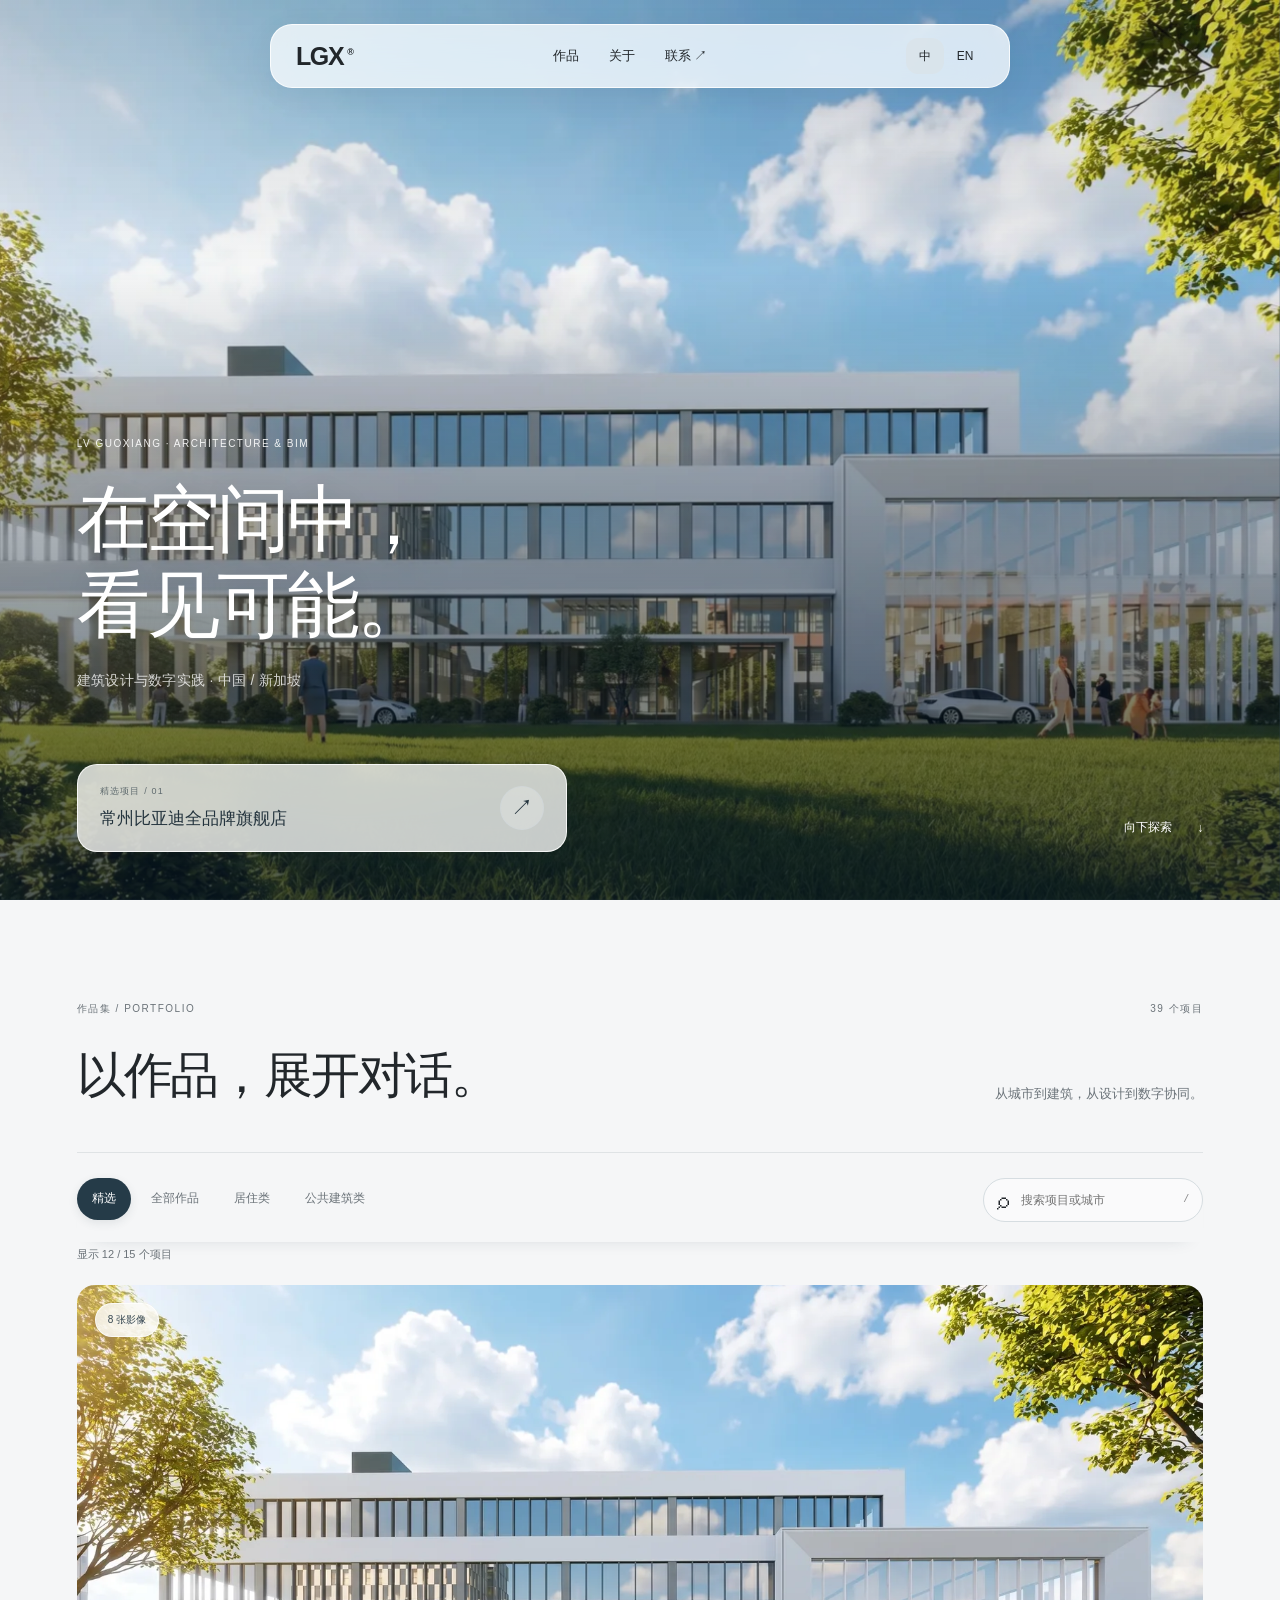
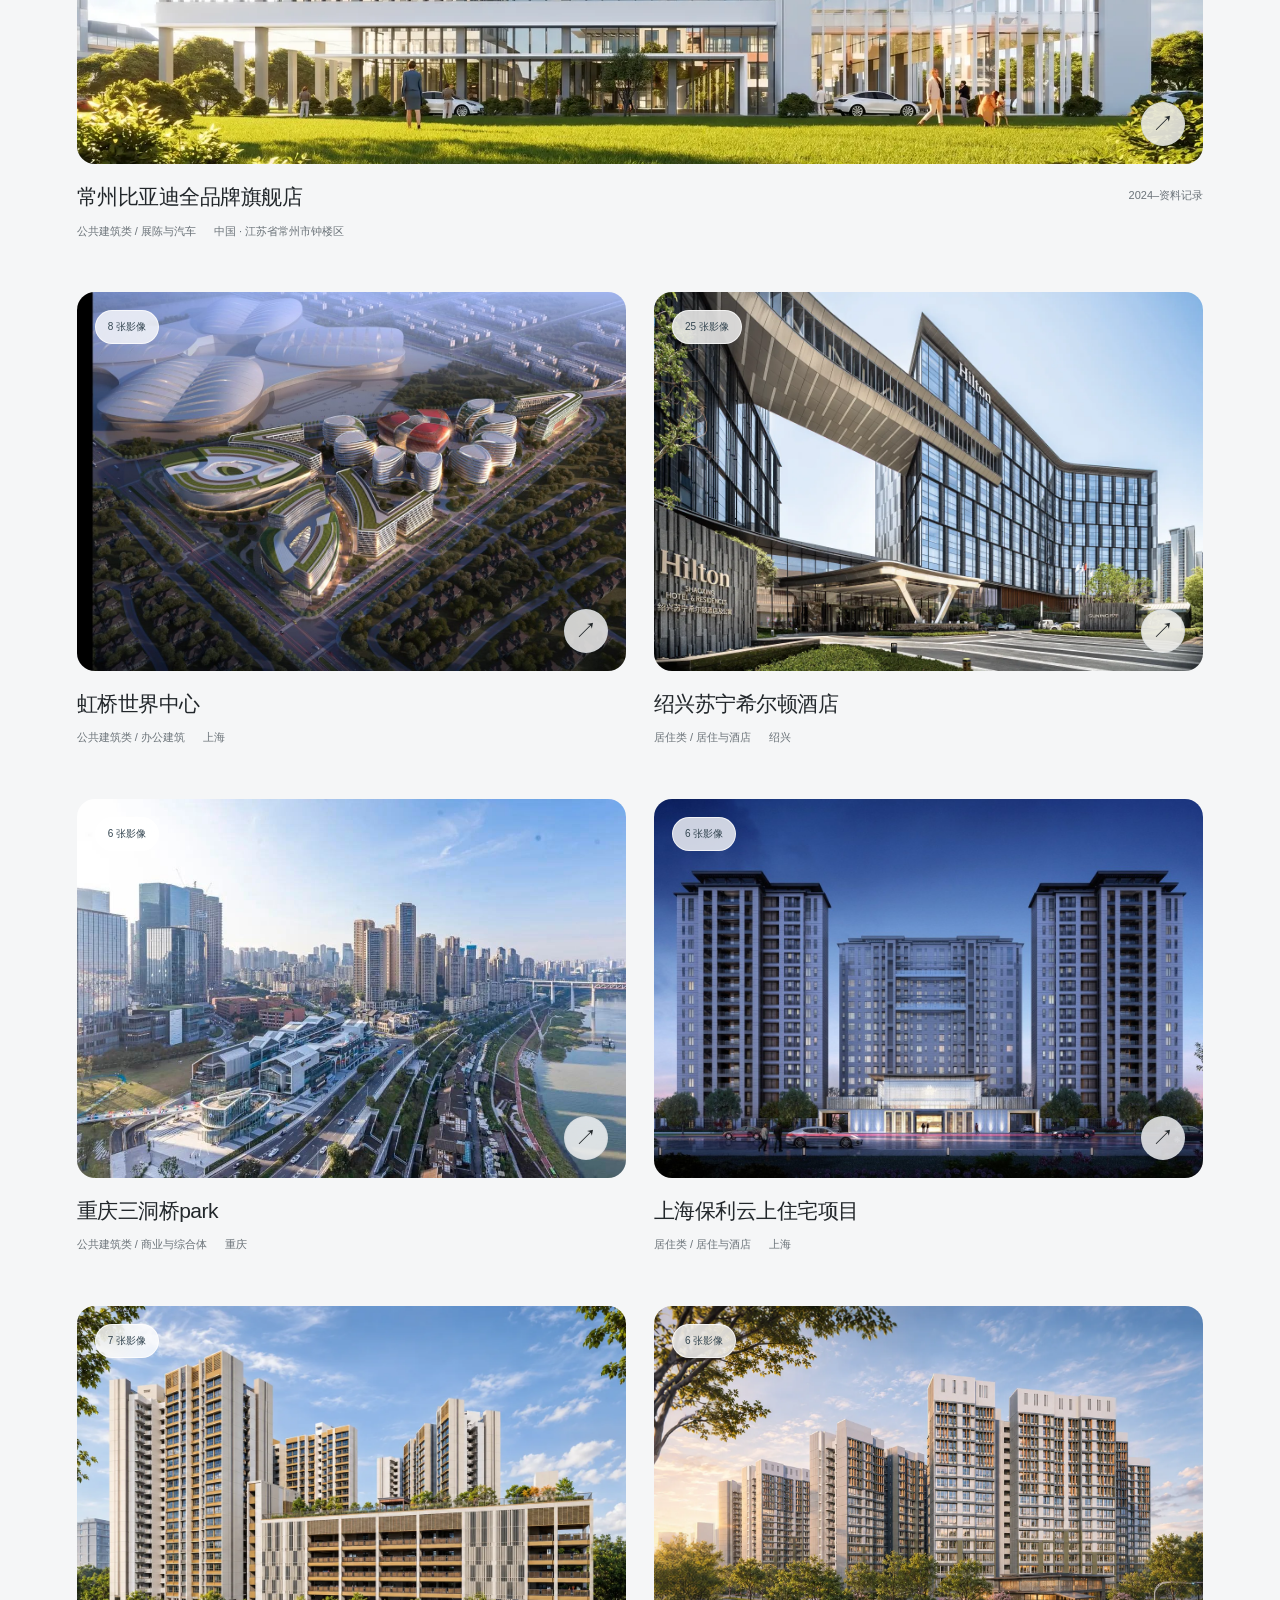
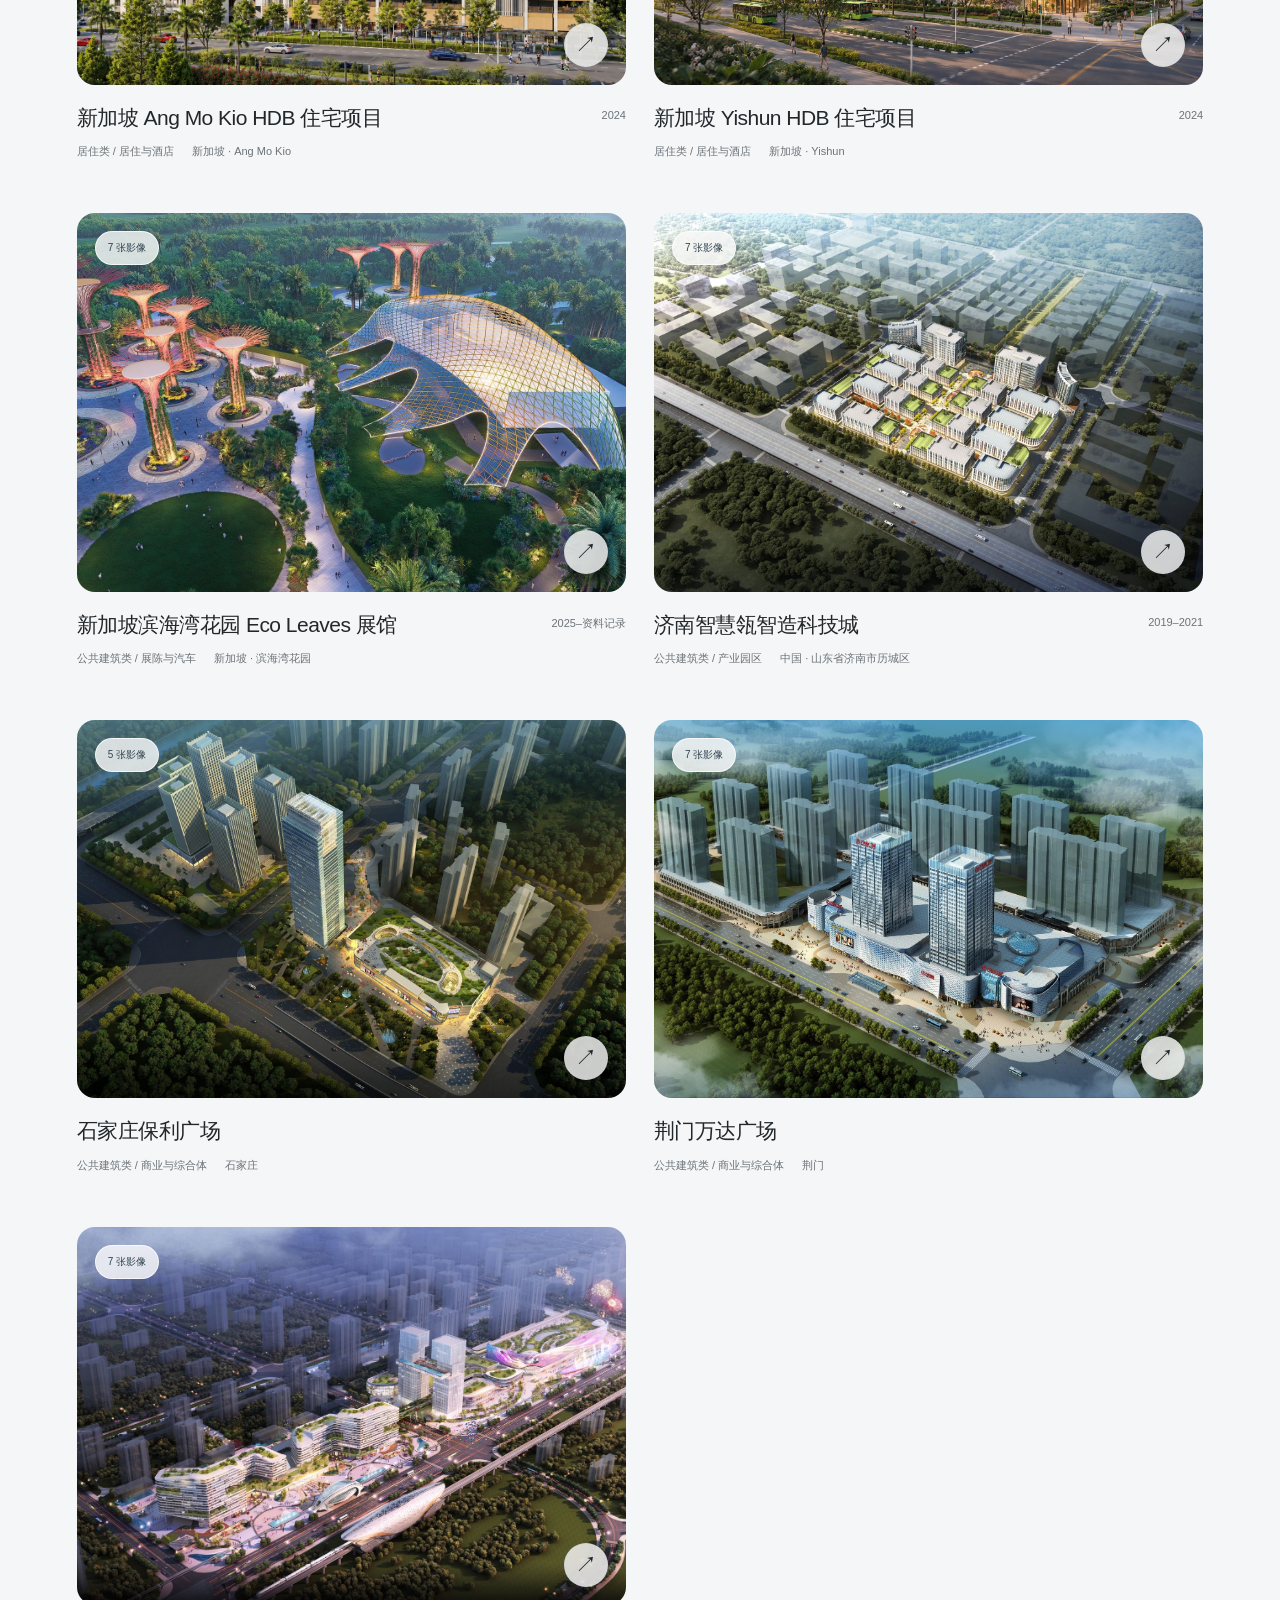
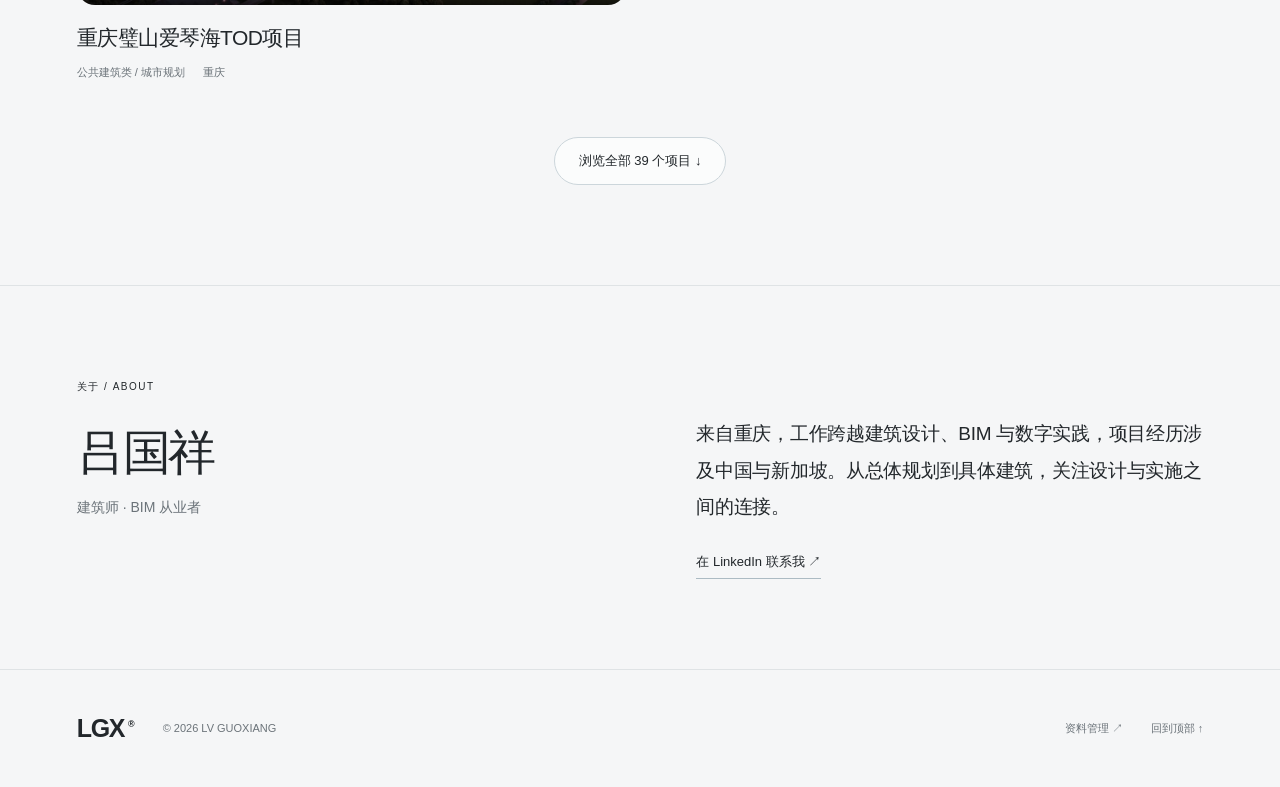
<file: index.html>
<!doctype html><html lang="zh-CN"><head><meta charset="utf-8"><meta name="viewport" content="width=device-width,initial-scale=1"><meta name="theme-color" content="#f5f6f7"><meta name="description" content="吕国祥的建筑作品集，呈现中国与新加坡的建筑设计、BIM 与城市规划项目。"><meta property="og:title" content="LGX · 吕国祥 — 建筑作品集"><meta property="og:image" content="https://xiang346247518-cn.github.io/lgx-space-site/assets/projects/Exhibition-Building-1.jpg"><link rel="icon" href="assets/identity.svg"><link rel="preload" as="image" href="assets/projects/Exhibition-Building-1.jpg"><link rel="stylesheet" href="assets/portfolio.css?v=20261017-sticky1"><title>LGX · 吕国祥 — 建筑作品集</title></head><body>
<a class="skip" href="#work">跳转至作品 / Skip to work</a>
<header class="nav glass"><a class="logo" href="#" aria-label="LGX 首页">LGX<span>®</span></a><nav><a href="#work" data-zh="作品" data-en="Work">作品</a><a href="#about" data-zh="关于" data-en="About">关于</a><a href="https://www.linkedin.com/in/lvguoxiang/" target="_blank" rel="noopener" data-zh="联系 ↗" data-en="Contact ↗">联系 ↗</a></nav><div class="language"><button data-lang="zh" aria-pressed="true">中</button><button data-lang="en" aria-pressed="false">EN</button></div></header>
<main><section class="hero" id="top"><div id="hero-image" class="hero-image"><img src="assets/projects/Exhibition-Building-1.jpg" alt="常州比亚迪全品牌旗舰店" fetchpriority="high"></div><div class="hero-shade"></div><div class="hero-intro"><p class="eyebrow">LV GUOXIANG · ARCHITECTURE & BIM</p><h1><span data-zh="在空间中，" data-en="Architecture,">在空间中，</span><br><span data-zh="看见可能。" data-en="in perspective.">看见可能。</span></h1><p class="hero-note" data-zh="建筑设计与数字实践 · 中国 / 新加坡" data-en="Architecture & digital practice · China / Singapore">建筑设计与数字实践 · 中国 / 新加坡</p></div><div class="hero-bottom"><a class="hero-project glass" id="hero-project" href="#project/exhibition-building-1"><span><small data-zh="精选项目 / 01" data-en="FEATURED PROJECT / 01">精选项目 / 01</small><strong id="hero-name">常州比亚迪全品牌旗舰店</strong></span><span class="round">↗</span></a><a class="scroll-link" href="#work"><span data-zh="向下探索" data-en="Explore work">向下探索</span><span>↓</span></a></div></section>
<section class="work section" id="work"><div class="section-top"><span class="eyebrow" data-zh="作品集 / PORTFOLIO" data-en="PORTFOLIO / SELECTED PRACTICE">作品集 / PORTFOLIO</span><span class="eyebrow" id="project-total"></span></div><div class="work-title"><h2 data-zh="以作品，展开对话。" data-en="Let the work speak.">以作品，展开对话。</h2><p data-zh="从城市到建筑，从设计到数字协同。" data-en="From cities to buildings. From design to digital coordination.">从城市到建筑，从设计到数字协同。</p></div><div class="toolbar"><div class="filter-stack"><div class="filters" id="filters" aria-label="项目大类 / Project groups"></div><div class="filters subfilters" id="subfilters" aria-label="项目小类 / Project types" hidden></div></div><label class="search"><span aria-hidden="true">⌕</span><input type="search" id="search" placeholder="搜索项目或城市" aria-label="搜索项目或城市 / Search projects or cities"><kbd>/</kbd></label></div><p id="result-status" class="result-status" aria-live="polite"></p><div id="projects" class="project-grid"></div><button id="more" class="button more" hidden>浏览全部项目</button><div id="error" class="error" hidden><p data-zh="项目暂时无法加载，请重试。" data-en="Projects could not load. Please try again.">项目暂时无法加载，请重试。</p><button id="retry" class="button" data-zh="重新加载" data-en="Retry">重新加载</button></div></section>
<section id="about" class="about section"><div><span class="eyebrow" data-zh="关于 / ABOUT" data-en="ABOUT / LV GUOXIANG">关于 / ABOUT</span><h2 data-zh="吕国祥" data-en="Lv Guoxiang">吕国祥</h2><p class="about-role" data-zh="建筑师 · BIM 从业者" data-en="Architect · BIM practitioner">建筑师 · BIM 从业者</p></div><div class="about-text"><p data-zh="来自重庆，工作跨越建筑设计、BIM 与数字实践，项目经历涉及中国与新加坡。从总体规划到具体建筑，关注设计与实施之间的连接。" data-en="An architect from Chongqing, working across architectural design, BIM and digital practice, with project experience in China and Singapore. From master planning to individual buildings, connecting design with delivery.">来自重庆，工作跨越建筑设计、BIM 与数字实践，项目经历涉及中国与新加坡。从总体规划到具体建筑，关注设计与实施之间的连接。</p><a class="text-link" href="https://www.linkedin.com/in/lvguoxiang/" target="_blank" rel="noopener" data-zh="在 LinkedIn 联系我 ↗" data-en="Connect on LinkedIn ↗">在 LinkedIn 联系我 ↗</a></div></section></main>
<footer class="footer section"><a href="#top" class="logo">LGX<span>®</span></a><span>© 2026 LV GUOXIANG</span><a href="admin/" data-zh="资料管理 ↗" data-en="Owner studio ↗">资料管理 ↗</a><a href="#top" data-zh="回到顶部 ↑" data-en="Back to top ↑">回到顶部 ↑</a></footer>
<dialog id="project-dialog" aria-labelledby="detail-title"><div class="detail-bar glass"><button id="close-project" class="quiet" data-zh="← 返回作品" data-en="← Back to work">← 返回作品</button><span class="eyebrow">LGX / PROJECT</span><button id="share" class="quiet" data-zh="复制链接 ↗" data-en="Copy link ↗">复制链接 ↗</button></div><div class="detail section"><div class="detail-top"><p class="eyebrow" id="detail-category"></p><h2 id="detail-title"></h2><p class="detail-subtitle" id="detail-subtitle"></p></div><button class="detail-cover" id="detail-cover" aria-label="放大封面 / Enlarge cover"></button><div class="detail-info"><dl id="detail-meta"></dl><div><h3 data-zh="项目概述" data-en="Overview">项目概述</h3><p id="detail-description"></p><small class="muted" data-zh="项目日期及进度按原始资料编制时记录。" data-en="Dates and status reflect the source at the time of writing.">项目日期及进度按原始资料编制时记录。</small><details id="source"><summary data-zh="查看原始资料文字" data-en="Original source text">查看原始资料文字</summary><p id="source-text"></p></details></div></div><div class="album-title"><h3 data-zh="项目影像" data-en="Project gallery">项目影像</h3><span id="album-count"></span></div><p id="album-status" role="status"></p><div id="gallery" class="gallery"></div><button id="retry-album" class="button" hidden data-zh="重新加载相册" data-en="Reload gallery">重新加载相册</button><a id="next-project" class="next-project"></a></div></dialog>
<dialog id="lightbox" aria-label="图片查看器 / Image viewer"><header class="viewer-bar"><span id="viewer-caption"></span><button id="zoom" class="quiet" data-zh="放大细节" data-en="Zoom in">放大细节</button><button id="close-viewer" class="round" aria-label="关闭大图 / Close image">×</button></header><div id="viewer-stage"><img id="viewer-image" alt=""></div><div class="viewer-controls glass"><button id="prev-image" class="round" aria-label="上一张 / Previous image">←</button><span id="viewer-count" aria-live="polite"></span><button id="next-image" class="round" aria-label="下一张 / Next image">→</button></div></dialog><div id="toast" role="status"></div><script type="module" src="assets/portfolio.js?v=20261019-folders1"></script></body></html>
</file>
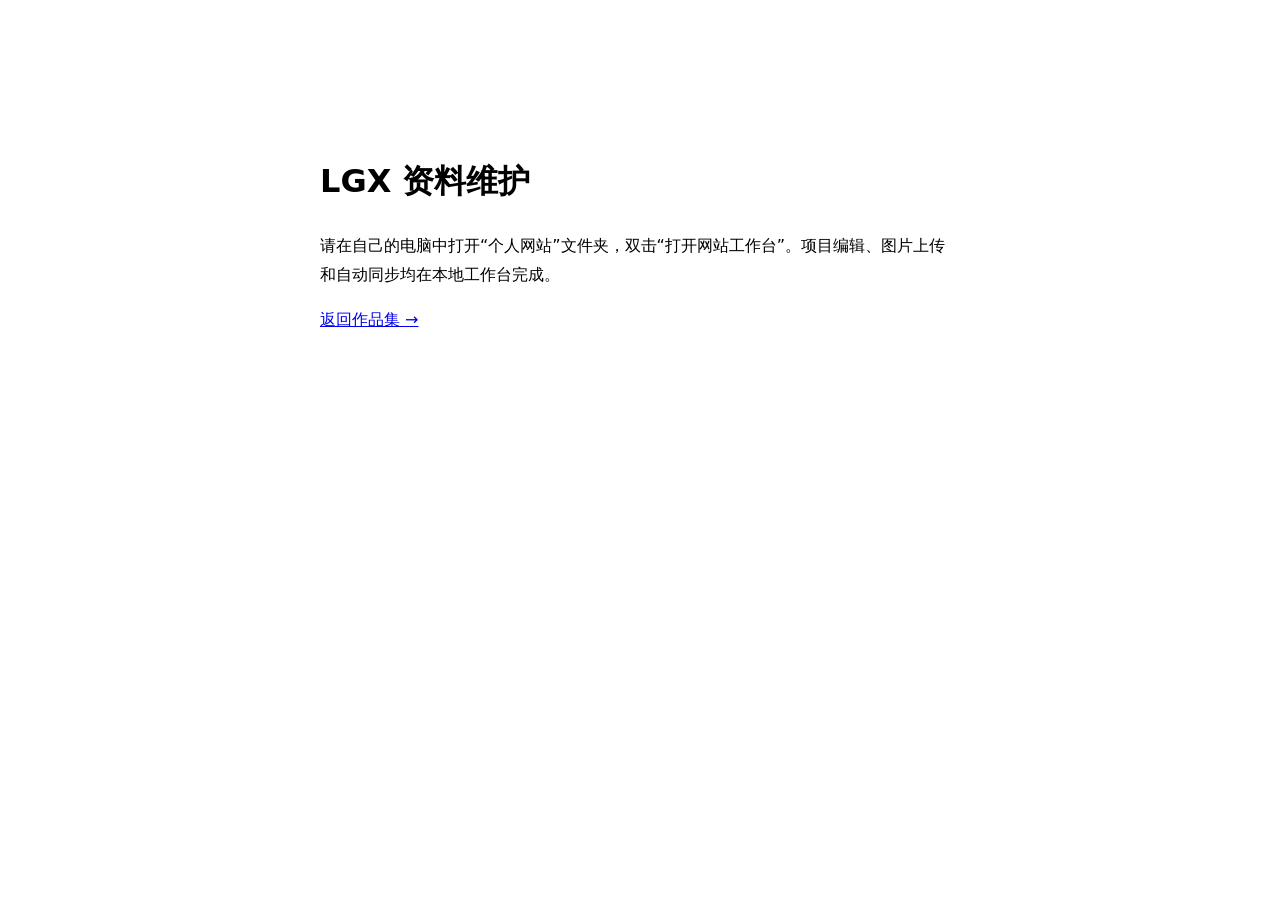
<file: admin/index.html>
<!doctype html><html lang="zh-CN"><meta charset="utf-8"><meta name="viewport" content="width=device-width,initial-scale=1"><meta name="robots" content="noindex"><title>LGX · 本地维护</title><body style="font:16px/1.8 system-ui;max-width:640px;margin:12vh auto;padding:24px"><h1>LGX 资料维护</h1><p>请在自己的电脑中打开“个人网站”文件夹，双击“打开网站工作台”。项目编辑、图片上传和自动同步均在本地工作台完成。</p><p><a href="../">返回作品集 →</a></p></body></html>
</file>
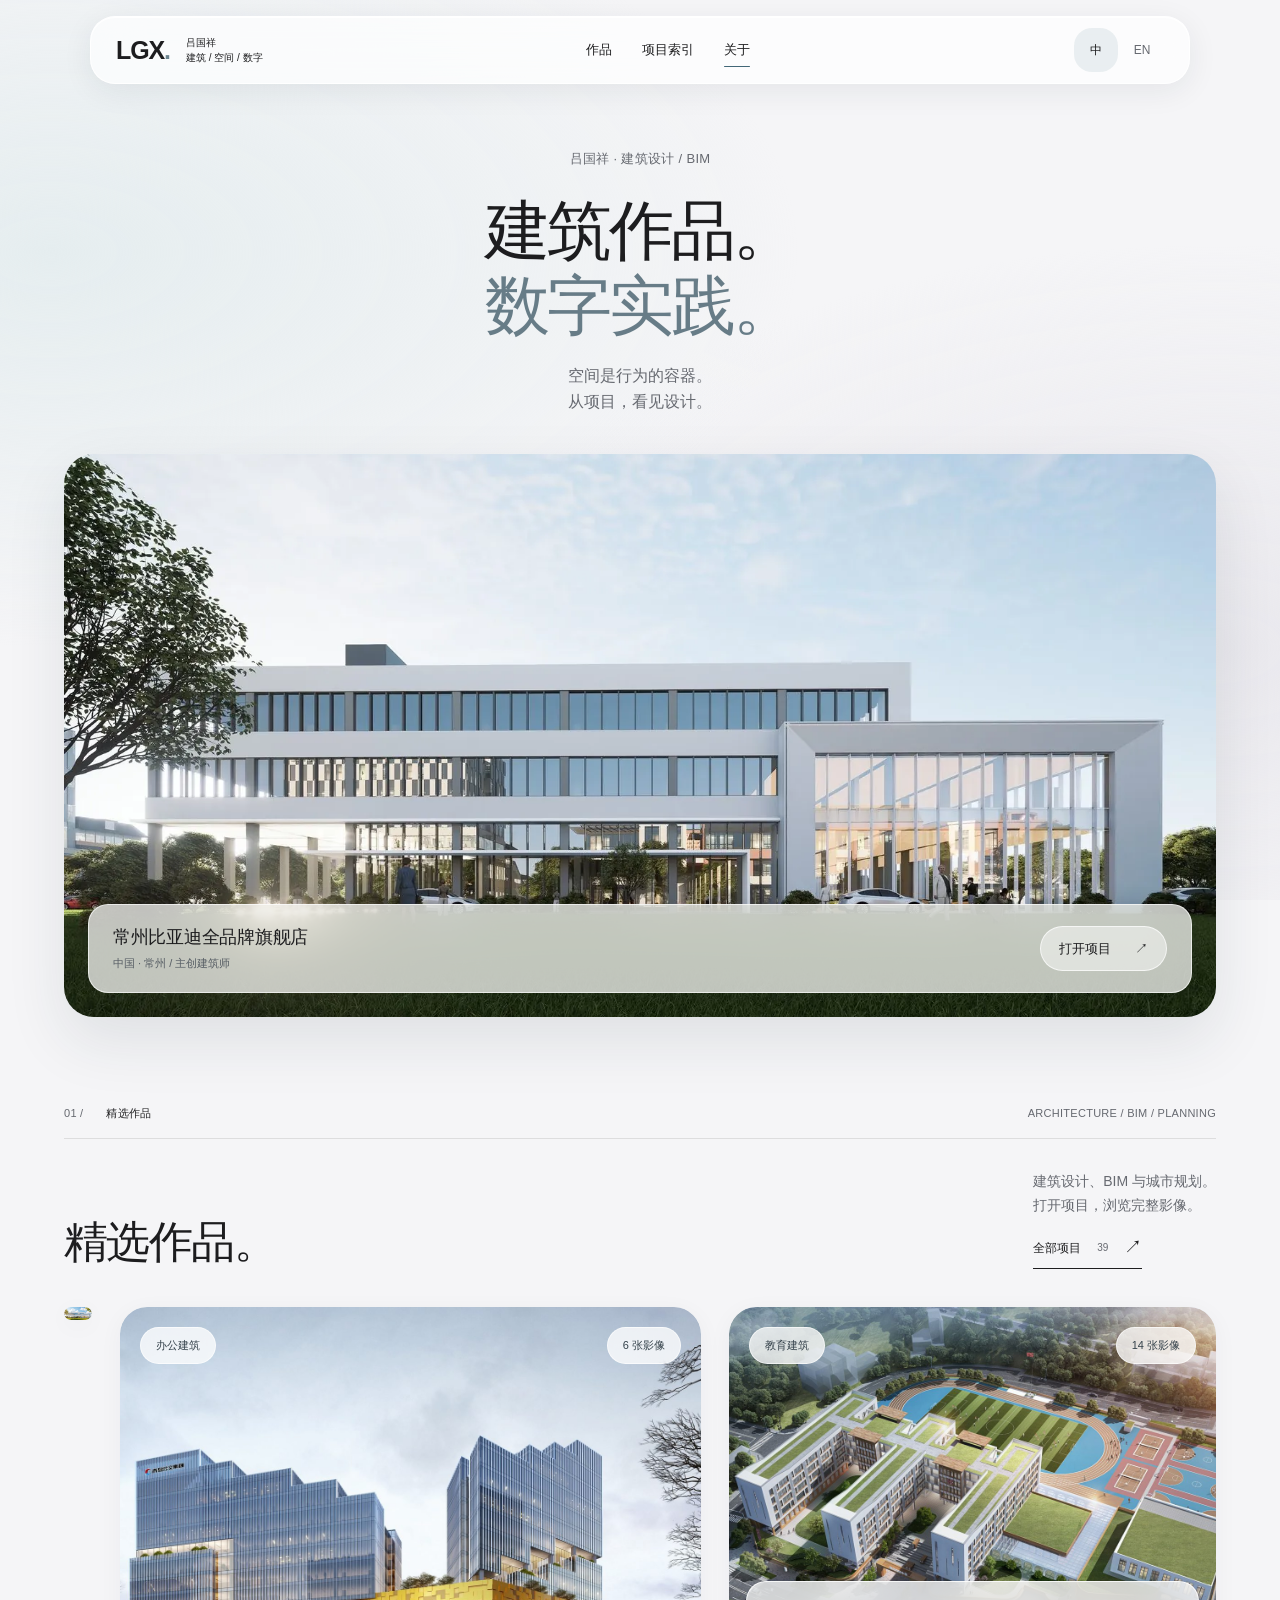
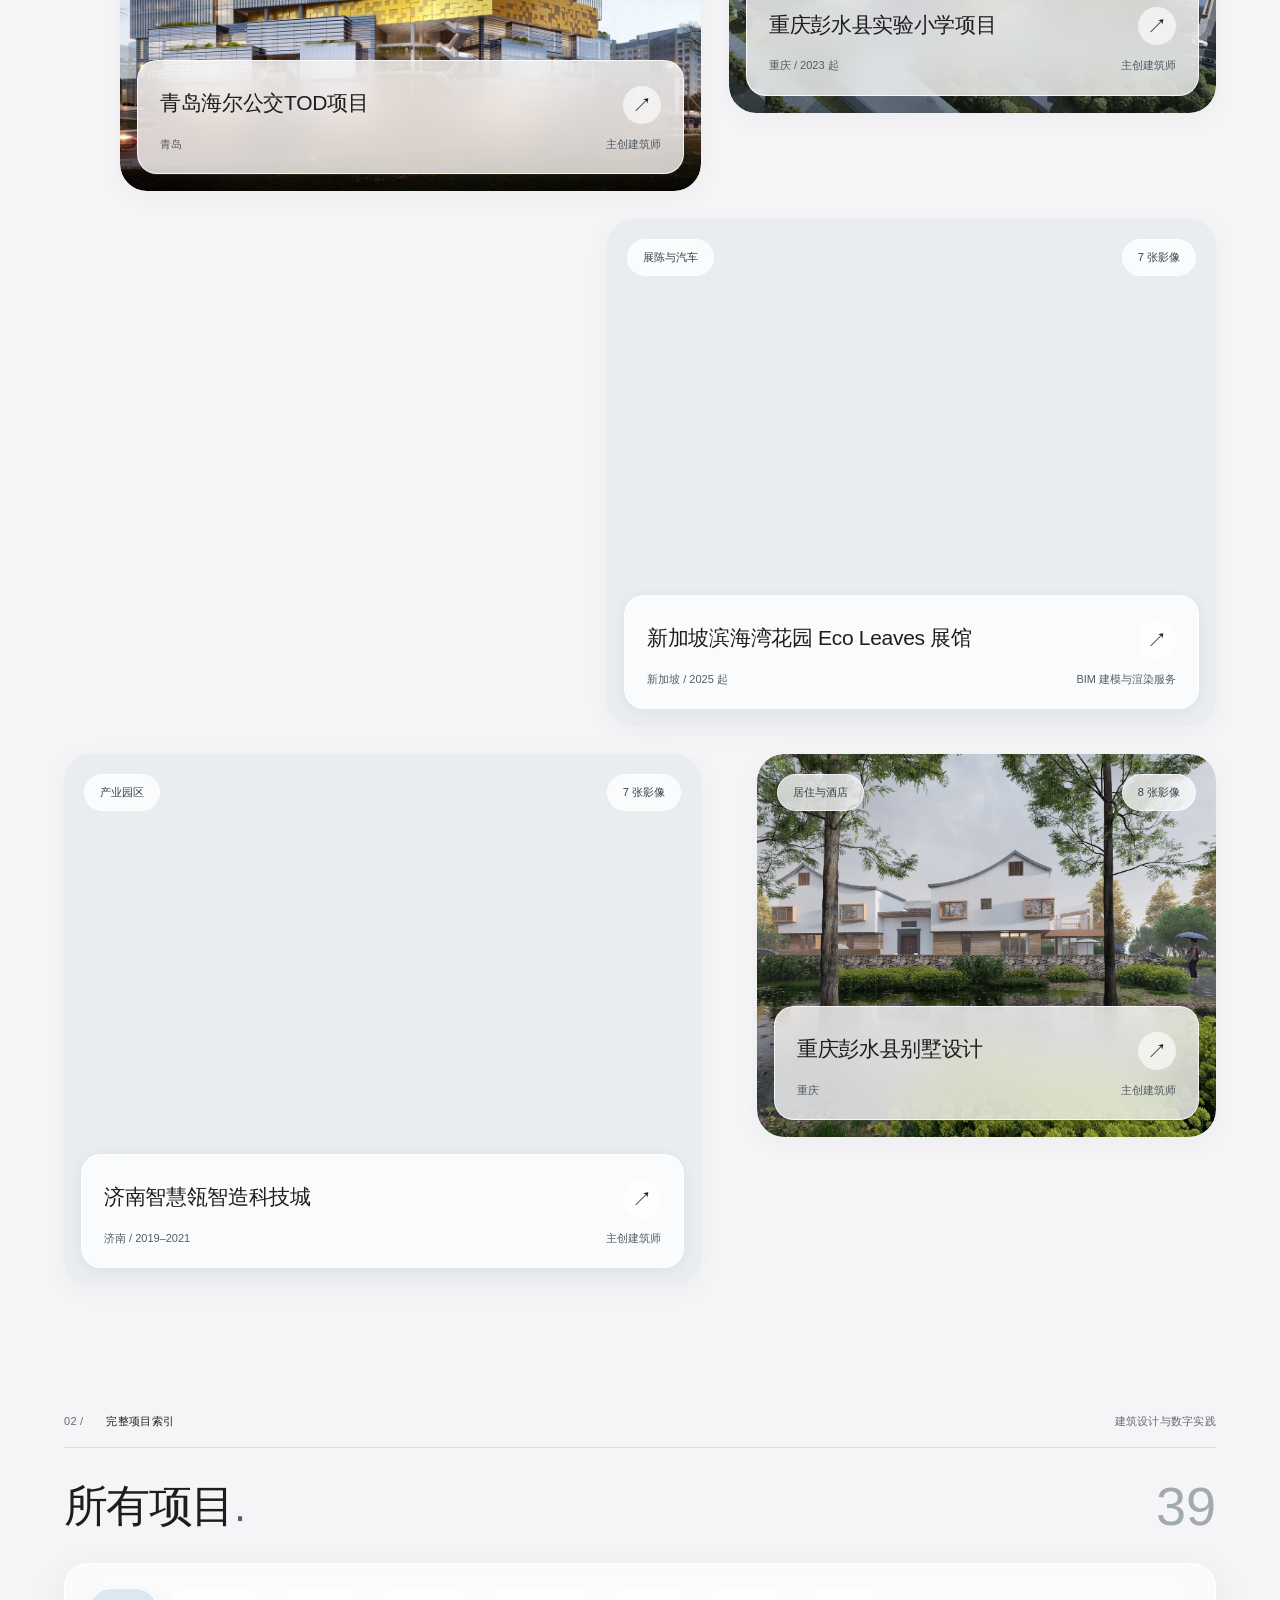
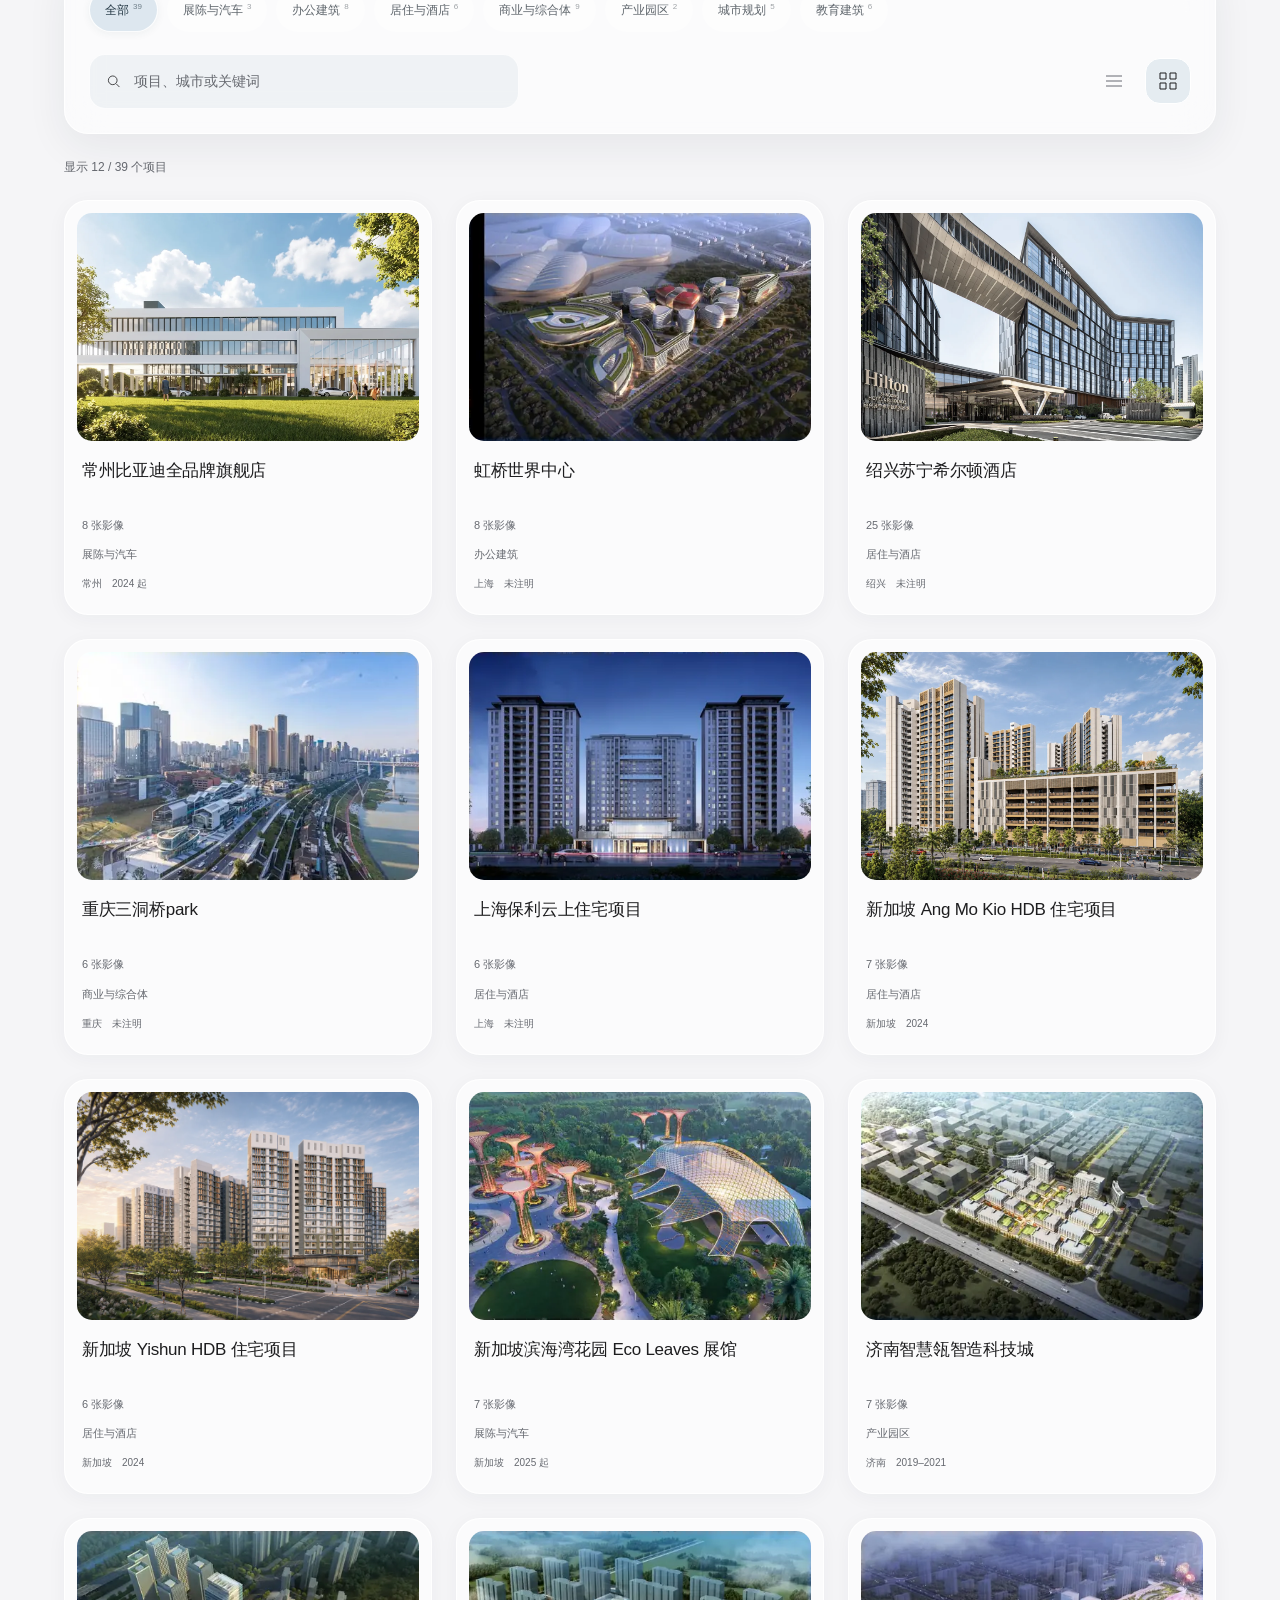
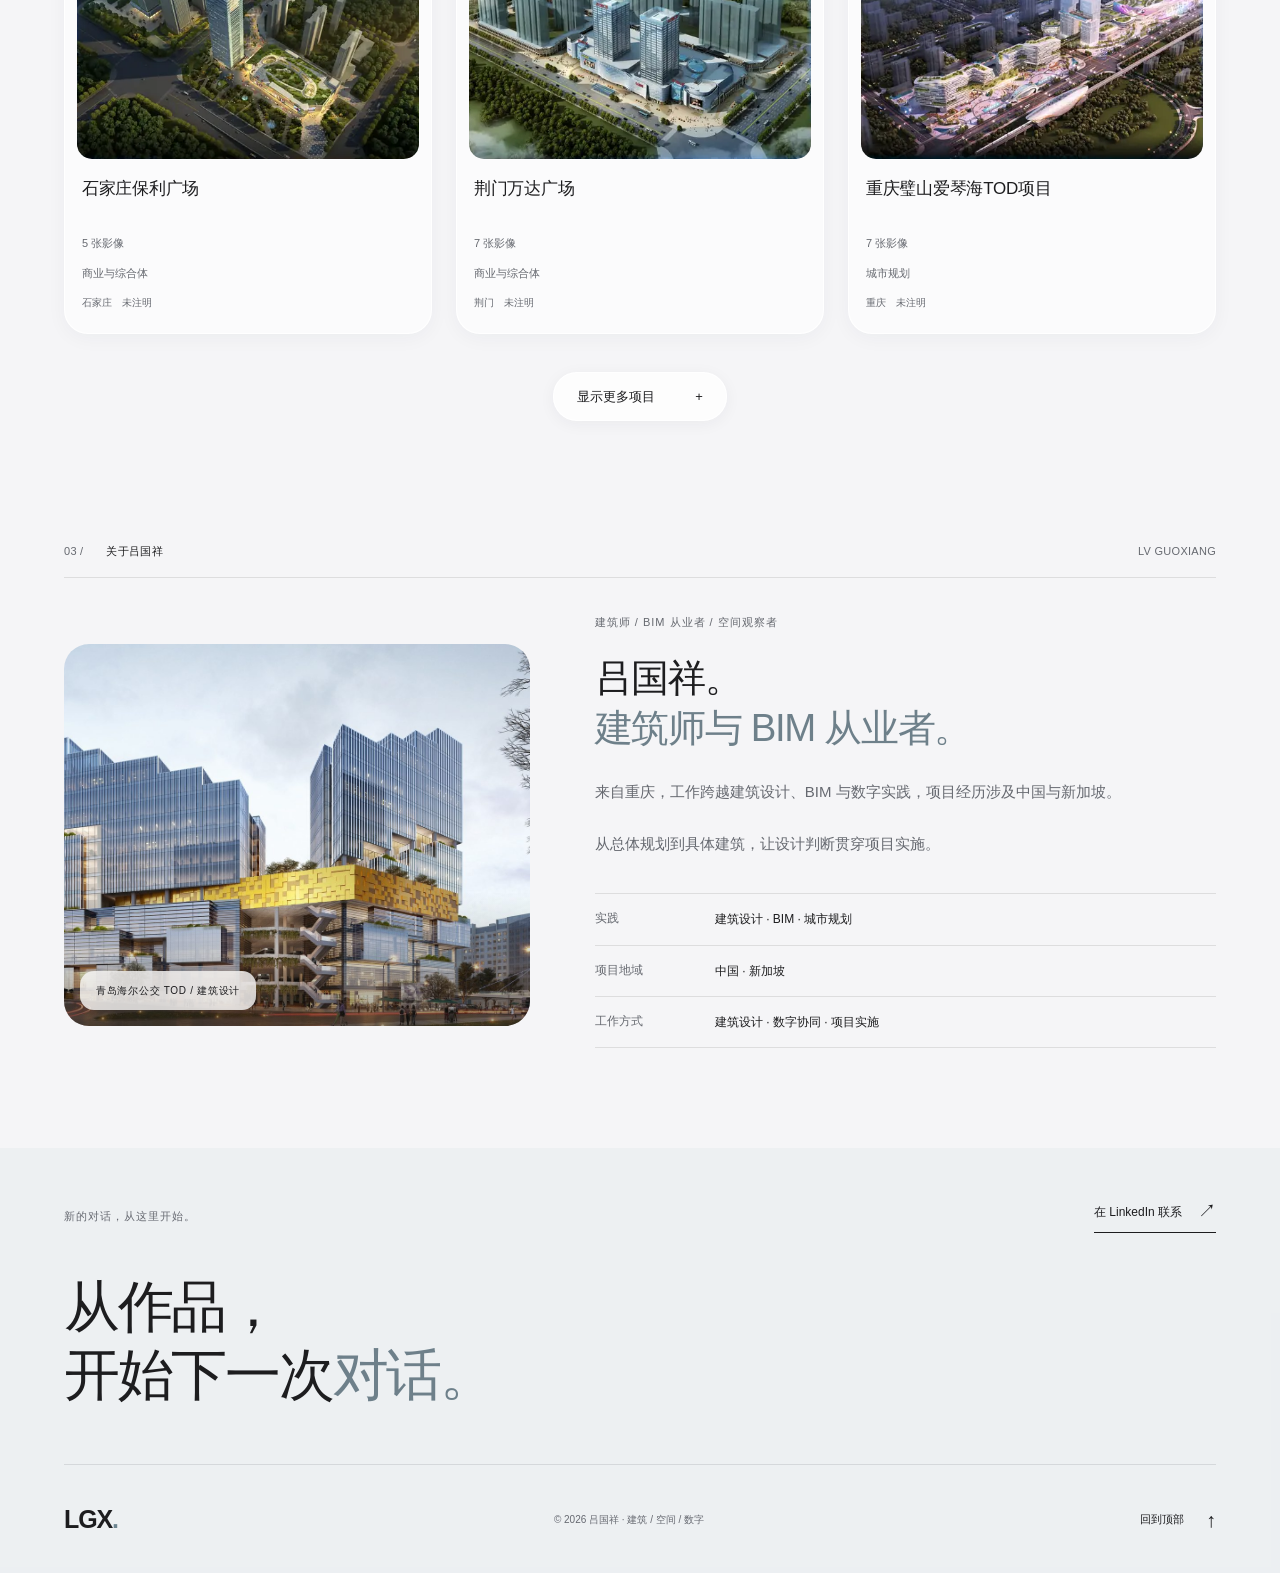
<file: next/index.html>
<!DOCTYPE html>

<html lang="zh-CN">
<head>
<meta charset="utf-8"/><meta content="width=device-width,initial-scale=1" name="viewport"/><meta content="#f5f5f7" name="theme-color"/>
<meta content="吕国祥的建筑设计、BIM 与城市规划作品集。浏览中国与新加坡的项目完整影像与原始资料。" name="description"/>
<meta content="website" property="og:type"/><meta content="吕国祥 LGX — 空间是行为的容器" property="og:title"/><meta content="Architecture, BIM and planning projects by Lv Guoxiang." property="og:description"/><meta content="https://xiang346247518-cn.github.io/lgx-space-site/assets/projects/Exhibition-Building-1.jpg" property="og:image"/>
<link href="https://xiang346247518-cn.github.io/lgx-space-site/" rel="canonical"/><link href="../assets/identity.svg" rel="icon" type="image/svg+xml"/><link as="image" fetchpriority="high" href="../assets/media/Exhibition-Building-1.webp" rel="preload"/><link href="../assets/site.css?v=20261006-glass1" rel="stylesheet"/>
<title>吕国祥 LGX — 空间是行为的容器</title>
<script type="application/ld+json">{"@context":"https://schema.org","@type":"Person","name":"吕国祥","alternateName":"Lv Guoxiang","jobTitle":"Architect and BIM practitioner","url":"https://xiang346247518-cn.github.io/lgx-space-site/","sameAs":["https://www.linkedin.com/in/lvguoxiang/"]}</script>
<link rel="stylesheet" href="../assets/glass.css?v=20261006-glass1"/></head>
<body>
<a class="skip-link" data-i18n="skip" href="#work">跳转到作品</a>
<header class="site-header">
<a aria-label="LGX 首页" class="brand" data-i18n-aria="home" href="#top"><span class="brand-mark">LGX<span class="brand-dot">.</span></span><span class="brand-name" data-i18n="identity">吕国祥<br/>建筑 / 空间 / 数字</span></a>
<nav aria-label="主导航" class="desktop-nav" data-i18n-aria="navigation"><a data-i18n="navWork" href="#work">作品</a><a data-i18n="navArchive" href="#archive">项目索引</a><a data-i18n="navAbout" href="#about">关于</a></nav>
<div class="header-actions"><div aria-label="语言 / Language" class="language-switch" role="group"><button aria-pressed="true" data-lang="zh" lang="zh-CN" type="button">中</button><span aria-hidden="true">/</span><button aria-pressed="false" data-lang="en" lang="en" type="button">EN</button></div><button aria-controls="menu-dialog" aria-expanded="false" aria-label="打开菜单" class="menu-toggle" data-i18n-aria="openMenu" type="button"><span></span><span></span><span class="sr-only" data-i18n="menu">菜单</span></button></div>
</header>
<main id="top">
<section aria-labelledby="hero-title" class="hero wrap">
<div class="hero-overline"><span class="eyebrow" data-i18n="heroEyebrow">吕国祥 · 建筑设计 / BIM</span><span class="index-label" data-i18n="heroIndex">中国与新加坡 · 项目作品集</span></div>
<div class="hero-heading"><h1 data-i18n="heroTitle" id="hero-title">建筑作品。<br/><em>数字实践。</em></h1></div>
<div class="hero-intro"><p data-i18n="heroIntro">空间是行为的容器。<br/>从项目，看见设计。</p><a class="arrow-link" href="#work"><span data-i18n="explore">探索作品</span><span aria-hidden="true">↙</span></a></div>
<a aria-label="浏览常州比亚迪项目" class="hero-picture image-link" data-i18n-aria="bydLink" data-project="exhibition-building-1" href="#project/exhibition-building-1"><img alt="常州比亚迪全品牌旗舰店建筑效果图" data-fallback="assets/projects/Exhibition-Building-1.jpg" data-i18n-alt="bydAlt" decoding="async" fetchpriority="high" height="1015" src="../assets/media/Exhibition-Building-1.webp" width="1600"/><span aria-hidden="true" class="image-action">↗</span><div class="hero-glass-caption"><span class="eyebrow" data-i18n="heroCaption">常州比亚迪全品牌旗舰店</span><span class="hero-location" data-i18n="heroCaptionRight">中国 · 常州 / 主创建筑师</span><span class="hero-open"><span data-i18n="openProject">打开项目</span> ↗</span></div></a>

</section>
<section aria-labelledby="work-title" class="work-section wrap section-space" id="work">
<div class="section-kicker"><span>01 /</span><span data-i18n="workKicker">精选作品</span><span class="section-end">ARCHITECTURE / BIM / PLANNING</span></div>
<div class="section-heading"><h2 data-i18n="workTitle" id="work-title">精选作品。</h2><div class="section-heading-aside"><p data-i18n="workIntro">建筑设计、BIM 与城市规划。<br/>打开项目，浏览完整影像。</p><a class="small-link" href="#archive"><span data-i18n="allProjects">全部项目</span><span id="work-total">39</span><span aria-hidden="true">↗</span></a></div></div><div class="selected-grid" id="selected-grid"></div>
</section>


<section aria-labelledby="archive-title" class="archive-section section-space" id="archive"><div class="wrap">
<div class="section-kicker"><span>02 /</span><span data-i18n="archiveKicker">完整项目索引</span><span class="section-end" data-i18n="archiveIndex">建筑设计与数字实践</span></div><div class="archive-heading"><h2 data-i18n="archiveTitle" id="archive-title">所有项目<span class="accent-dot">.</span></h2><span class="archive-total" id="archive-total">39</span></div>
<div class="archive-toolbar"><div aria-label="项目分类" class="filters" data-i18n-aria="filters" id="filters" role="group"></div><div class="archive-controls"><label class="search-box"><svg aria-hidden="true" fill="none" height="17" viewbox="0 0 20 20" width="17"><circle cx="8.5" cy="8.5" r="5.5" stroke="currentColor"></circle><path d="m13 13 4 4" stroke="currentColor"></path></svg><span class="sr-only" data-i18n="searchLabel">搜索项目</span><input aria-label="搜索项目" data-i18n-aria="searchLabel" data-i18n-placeholder="searchPlaceholder" id="project-search" placeholder="项目、城市或关键词" type="search"/></label><div aria-label="浏览方式" class="view-toggle" data-i18n-aria="viewMode" role="group"><button aria-label="列表视图" aria-pressed="false" data-i18n-aria="listView" data-view="list" type="button"><svg aria-hidden="true" fill="none" height="18" viewbox="0 0 18 18" width="18"><path d="M1 4h16M1 9h16M1 14h16" stroke="currentColor"></path></svg></button><button aria-label="网格视图" aria-pressed="true" data-i18n-aria="gridView" data-view="grid" type="button"><svg aria-hidden="true" fill="none" height="18" viewbox="0 0 18 18" width="18"><path d="M1 1h6v6H1zm10 0h6v6h-6zM1 11h6v6H1zm10 0h6v6h-6z" stroke="currentColor"></path></svg></button></div></div></div>
<p aria-live="polite" class="archive-status" id="archive-status" role="status">正在读取项目…</p><div aria-hidden="true" class="archive-list-head"><span data-i18n="indexNo">编号</span><span data-i18n="projectName">项目</span><span data-i18n="type">类型</span><span data-i18n="location">地点</span><span data-i18n="year">年份</span><span>↗</span></div><div class="archive-results" data-view="grid" id="archive-results"></div><div class="archive-pagination"><button class="pill-button" hidden="" id="load-more" type="button"><span data-i18n="loadMore">显示更多项目</span><span aria-hidden="true">+</span></button></div><noscript><p>请启用 JavaScript 浏览项目档案。Enable JavaScript to browse the archive.</p></noscript>
</div></section>
<section aria-labelledby="about-title" class="about-section wrap section-space" id="about"><div class="section-kicker"><span>03 /</span><span data-i18n="aboutKicker">关于吕国祥</span><span class="section-end">LV GUOXIANG</span></div><div class="about-layout"><div class="about-image"><img alt="青岛海尔公交 TOD 建筑效果图" data-fallback="assets/projects/Office-8.jpg" data-i18n-alt="aboutAlt" decoding="async" height="1064" loading="lazy" src="../assets/projects/Office-8.jpg" width="1600"/><span class="about-image-label" data-i18n="aboutImageLabel">青岛海尔公交 TOD / 建筑设计</span></div><div class="about-copy"><span class="eyebrow" data-i18n="aboutEyebrow">建筑师 / BIM 从业者 / 空间观察者</span><h2 data-i18n="aboutTitle" id="about-title">吕国祥。<br/><em>建筑师与 BIM 从业者。</em></h2><p data-i18n="aboutText">来自重庆，工作跨越建筑设计、BIM 与数字实践，项目经历涉及中国与新加坡。</p><p data-i18n="aboutText2">从总体规划到具体建筑，让设计判断贯穿项目实施。</p><dl class="about-facts"><div><dt data-i18n="practice">实践</dt><dd data-i18n="practiceValue">建筑设计 · BIM · 城市规划</dd></div><div><dt data-i18n="reach">项目地域</dt><dd data-i18n="reachValue">中国 · 新加坡</dd></div><div><dt data-i18n="approach">工作方式</dt><dd data-i18n="approachValue">建筑设计 · 数字协同 · 项目实施</dd></div></dl></div></div></section>
</main>
<footer class="contact-section" id="contact"><div class="wrap"><div class="contact-top"><span class="eyebrow" data-i18n="contactKicker">新的对话，从这里开始。</span><a class="small-link" href="https://www.linkedin.com/in/lvguoxiang/" rel="noopener noreferrer" target="_blank"><span data-i18n="connect">在 LinkedIn 联系</span><span aria-hidden="true">↗</span></a></div><p class="contact-statement" data-i18n="contactTitle">从作品，<br/>开始下一次<em>对话。</em></p><div class="footer-base"><a aria-label="LGX 首页" class="brand-mark" data-i18n-aria="home" href="#top">LGX<span class="brand-dot">.</span></a><span data-i18n="copyright">© 2026 吕国祥 · 建筑 / 空间 / 数字</span><a class="back-top" href="#top"><span data-i18n="backTop">回到顶部</span><span aria-hidden="true">↑</span></a></div></div></footer>
<dialog aria-label="导航菜单" class="menu-dialog" data-i18n-aria="menu" id="menu-dialog"><div class="menu-top"><span class="brand-mark">LGX.</span><button aria-label="关闭菜单" class="icon-button" data-close-menu="" data-i18n-aria="closeMenu" type="button">×</button></div><nav aria-label="移动导航" class="menu-links" data-i18n-aria="navigation"><a href="#work"><span>01</span><span data-i18n="navWork">作品</span><span>↗</span></a><a href="#archive"><span>02</span><span data-i18n="navArchive">项目索引</span><span>↗</span></a><a href="#about"><span>03</span><span data-i18n="navAbout">关于</span><span>↗</span></a></nav><p data-i18n="menuNote">浏览作品，了解每个项目。</p></dialog>
<dialog aria-labelledby="detail-title" class="project-dialog" id="project-dialog"><header class="detail-header"><button class="back-project" data-close-project="" type="button"><span aria-hidden="true">←</span><span data-i18n="backWorks">返回作品</span></button><span class="detail-brand">LGX / <span data-i18n="projectDetail">项目档案</span></span><div aria-label="语言 / Language" class="language-switch" role="group"><button aria-pressed="true" data-lang="zh" type="button">中</button><span aria-hidden="true">/</span><button aria-pressed="false" data-lang="en" type="button">EN</button></div></header><div class="detail-content wrap"><div class="detail-eyebrow"><span id="detail-category"></span><span id="detail-index"></span><button class="gallery-jump" id="jump-gallery" type="button"><span data-i18n="galleryTitle">项目相册</span><span id="detail-image-count"></span> ↓</button></div><h2 id="detail-title"></h2><div class="detail-subtitle" id="detail-subtitle"></div><button aria-label="放大项目图片" class="detail-cover image-link" id="detail-cover-button" type="button"><img alt="" decoding="async" id="detail-cover"/><span aria-hidden="true" class="image-action">+</span></button><div aria-label="项目图片" class="detail-strip" data-i18n-aria="projectImages" id="detail-strip" role="group"></div><div class="detail-information"><dl class="detail-meta" id="detail-meta"></dl><div class="detail-description"><span class="eyebrow" data-i18n="projectOverview">项目概述</span><p id="detail-description"></p><p class="source-note" data-i18n="sourceNote">项目进度与日期按原始资料编制时记录。</p><details class="original-text" id="original-text"><summary><span data-i18n="originalText">查看原始资料文字</span><span aria-hidden="true">+</span></summary><p id="detail-original" lang="en"></p></details><a class="small-link" hidden="" id="detail-source" rel="noopener noreferrer" target="_blank"><span data-i18n="linkedinArticle">阅读 LinkedIn 项目文章</span><span aria-hidden="true">↗</span></a></div></div><div class="gallery-heading"><h3 data-i18n="galleryTitle">项目相册</h3><span id="gallery-count"></span></div><div class="detail-gallery" id="detail-gallery"></div><div class="detail-next"><span data-i18n="nextProject">下一个项目</span><button id="next-project" type="button"><span id="next-project-name"></span><span aria-hidden="true">↗</span></button></div></div></dialog>
<dialog aria-label="项目大图" class="image-dialog" data-i18n-aria="imageViewer" id="image-dialog"><div class="image-viewer-bar"><span id="image-viewer-label"></span><button aria-pressed="false" class="viewer-fit" data-i18n="zoomImage" id="toggle-fit" type="button">放大细节</button><button aria-label="关闭大图" class="icon-button" data-i18n-aria="closeImage" id="close-image" type="button">×</button></div><img alt="" id="viewer-image"/><div aria-label="选择图片" class="viewer-strip" data-i18n-aria="chooseImage" id="viewer-strip" role="group"></div><div class="image-viewer-controls"><button aria-label="上一张图片" class="icon-button" data-i18n-aria="previousImage" id="previous-image" type="button">←</button><span id="image-viewer-count"></span><button aria-label="下一张图片" class="icon-button" data-i18n-aria="nextImage" id="next-image" type="button">→</button></div></dialog>
<script data-catalog="data/projects.json" defer="" src="../assets/glass.js?v=20261006-glass1"></script>
</body></html>
</file>
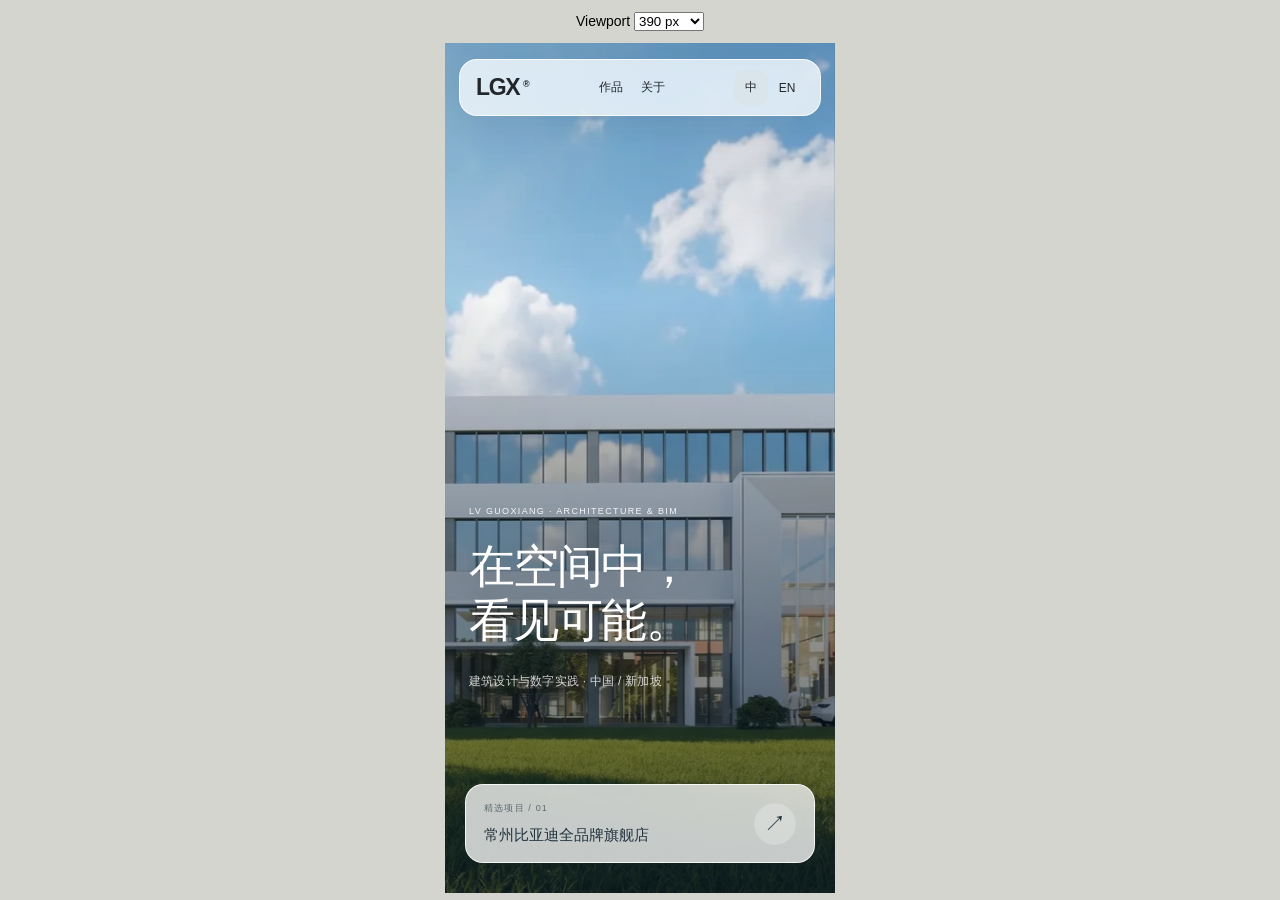
<file: next/viewport.html>
<!doctype html><html lang="en"><head><meta charset="utf-8"><meta name="robots" content="noindex"><title>LGX responsive review</title></head><body style="margin:0;background:#d5d5d0;font:14px Arial"><header style="padding:12px;text-align:center"><label>Viewport <select id="size"><option value="390">390 px</option><option value="320">320 px</option><option value="768">768 px</option><option value="1280">1280 px</option></select></label></header><iframe title="LGX responsive preview" src="../?lang=zh&amp;v=20261006-glass1" style="display:block;margin:auto;width:390px;height:850px;border:0"></iframe><script>document.querySelector('select').addEventListener('change',e=>document.querySelector('iframe').style.width=e.target.value+'px');</script></body></html>
</file>
<file: assets/portfolio.css>
:root{--ink:#22272b;--muted:#6b7379;--paper:#f5f6f7;--line:#dfe3e5;--ease:cubic-bezier(.22,1,.36,1);font-family:-apple-system,BlinkMacSystemFont,"Helvetica Neue","Segoe UI","PingFang SC","Microsoft YaHei",Arial,sans-serif;color:var(--ink);background:var(--paper);font-synthesis:none;scroll-behavior:smooth;scroll-padding-top:110px}*{box-sizing:border-box}body{margin:0;-webkit-font-smoothing:antialiased}button,input,textarea,select{font:inherit;color:inherit}button,a{-webkit-tap-highlight-color:transparent}button{cursor:pointer}a{color:inherit;text-decoration:none}button{border:0;background:none}button:disabled{cursor:wait;opacity:.5}button:focus-visible,a:focus-visible,input:focus-visible,summary:focus-visible{outline:3px solid #477c9e;outline-offset:5px}button,a{touch-action:manipulation}img{display:block;width:100%;height:auto}h1,h2,h3,p{margin:0}h1,h2,h3{font-weight:350;letter-spacing:-.045em}::selection{background:#cbdfe6}.skip{position:fixed;top:-100px;left:24px;background:white;z-index:100;padding:18px}.skip:focus{top:10px}.glass{background:rgba(255,255,255,.76);border:1px solid rgba(255,255,255,.82);box-shadow:0 7px 30px #14263212;backdrop-filter:blur(22px) saturate(1.35);-webkit-backdrop-filter:blur(22px) saturate(1.35)}.nav{position:absolute;z-index:5;top:24px;left:50%;transform:translateX(-50%);width:min(740px,calc(100% - 48px));height:64px;border-radius:22px;display:flex;align-items:center;justify-content:space-between;padding:0 25px;gap:24px}.logo{font-size:25px;font-weight:600;letter-spacing:-1.4px;white-space:nowrap}.logo span{vertical-align:top;font-size:9px;letter-spacing:0;margin-left:4px;line-height:2.4}.nav nav{display:flex;align-items:center;gap:30px;font-size:13px}.nav nav a{padding:18px 0}.language{display:flex;gap:2px}.language button{min-width:38px;height:36px;font-size:12px;border-radius:12px}.language button[aria-pressed=true]{background:#dce3e8aa}.hero{position:relative;height:min(950px,100svh);min-height:680px;overflow:hidden;color:white;background:#5f737f}.hero-image,.hero-shade{position:absolute;inset:0}.hero-image img{height:100%;object-fit:cover;object-position:center 55%;animation:hero-arrive 1.8s var(--ease) both}.hero-shade{background:linear-gradient(180deg,#091c2c30 0%,#081b2c0a 30%,#0b1e2d70 68%,#071726b3 100%)}.hero-intro{position:absolute;left:6vw;bottom:210px;right:6vw;text-shadow:0 2px 22px #0002}.eyebrow{font-size:10px;font-weight:500;letter-spacing:.15em;line-height:1.7}.hero-intro .eyebrow{margin-bottom:24px;opacity:.9}.hero h1{font-size:clamp(48px,5.7vw,88px);line-height:1.18;font-weight:300;letter-spacing:-.04em}.hero-note{margin-top:24px;font-size:14px;color:#ffffffc9;font-weight:350;letter-spacing:.02em}.hero-bottom{position:absolute;left:6vw;right:6vw;bottom:48px;display:flex;align-items:end;justify-content:space-between;gap:30px}.hero-project{width:min(490px,100%);display:flex;align-items:center;justify-content:space-between;padding:20px 22px;border-radius:20px;color:#24343e;gap:24px;transition:background .4s,transform .5s var(--ease)}.hero-project:hover{transform:translateY(-4px);background:#ffffffde}.hero-project small{font-size:9px;letter-spacing:.13em;display:block;opacity:.65;margin-bottom:9px}.hero-project strong{font-size:17px;font-weight:450;line-height:1.4;display:block}.round{border:1px solid #cdd5db80;border-radius:50%;width:44px;height:44px;flex:0 0 44px;display:grid;place-items:center;font-size:22px;font-weight:300;background:#ffffff3d}.scroll-link{display:flex;gap:25px;align-items:center;font-size:12px;padding:16px 0}.section{max-width:1550px;margin:auto;padding:100px 6vw}.section-top{display:flex;justify-content:space-between;align-items:center;color:var(--muted)}.work-title{margin:28px 0 46px;display:flex;justify-content:space-between;align-items:end;gap:25px}.work-title h2{font-size:clamp(32px,3.8vw,58px);line-height:1.25}.work-title p{color:var(--muted);font-size:13px;line-height:1.8;max-width:300px}.toolbar{display:flex;justify-content:space-between;align-items:start;gap:30px;border-top:1px solid var(--line);padding-top:25px}.filters{display:flex;flex-wrap:wrap;gap:5px;max-width:850px}.filters button{padding:11px 15px;border-radius:24px;font-size:12px;min-height:42px;color:var(--muted);transition:background .25s,color .25s}.filters button[aria-pressed=true]{background:#253b48;color:white;box-shadow:0 3px 10px #253b481a}.filters button:hover{background:#e2e7e9;color:#24343e}.filters button[aria-pressed=true]:hover{background:#253b48;color:white}.search{display:flex;gap:10px;align-items:center;border:1px solid #d6dde1;border-radius:24px;background:#ffffff6b;padding:0 13px;flex:0 0 220px}.search>span{font-size:24px}.search input{width:100%;min-width:0;border:0;background:none;outline:none;font-size:12px;height:42px}.search kbd{font-size:10px;color:#888}.result-status{font-size:11px;color:var(--muted);margin:25px 0 22px;min-height:16px}.project-grid{display:grid;grid-template-columns:repeat(2,minmax(0,1fr));gap:52px 28px}.project-card{display:block;min-width:0;animation:card-in .6s var(--ease) both}.project-card:first-child{grid-column:1/-1}.project-picture{position:relative;overflow:hidden;aspect-ratio:1.45;background:#e3e8eb;border-radius:18px;isolation:isolate}.project-card:first-child .project-picture{aspect-ratio:2.35}.project-picture>img{height:100%;object-fit:cover;transition:transform 1s var(--ease)}.project-card:hover .project-picture>img{transform:scale(1.035)}.project-picture>.round{position:absolute;bottom:18px;right:18px;background:#ffffffc9;backdrop-filter:blur(15px);transition:transform .4s var(--ease)}.project-card:hover .round{transform:rotate(45deg)}.picture-count{position:absolute;top:18px;left:18px;font-size:10px;background:#ffffffc9;backdrop-filter:blur(15px);padding:9px 12px;border:1px solid #ffffffb3;border-radius:25px;color:#334550}.project-heading{display:flex;justify-content:space-between;gap:15px;margin-top:18px;align-items:start}.project-heading h3{font-size:21px;font-weight:400;letter-spacing:-.025em;line-height:1.45}.project-heading>span{font-size:11px;color:var(--muted);padding-top:6px;white-space:nowrap}.project-meta{display:flex;flex-wrap:wrap;gap:7px 18px;font-size:11px;color:var(--muted);line-height:1.7;margin-top:9px}.button{padding:14px 24px;border-radius:30px;border:1px solid #ccd6db;min-height:46px;background:#ffffffa8;font-size:13px;transition:background .3s,transform .3s}.button:hover{background:white;transform:translateY(-2px)}.more{display:block;margin:56px auto 0}.more[hidden]{display:none}.error{padding:60px;text-align:center}.error button{margin-top:20px}.about{border-top:1px solid var(--line);display:grid;grid-template-columns:1fr 1fr;gap:10%;padding-block:90px}.about h2{font-size:48px;margin:26px 0 14px}.about-role{color:var(--muted);font-size:14px}.about-text{padding-top:40px}.about-text>p{font-size:19px;line-height:1.9;font-weight:350;letter-spacing:-.015em}.text-link{display:inline-block;margin-top:28px;font-size:13px;border-bottom:1px solid #acbbc3;padding-bottom:7px}.footer{padding-block:36px;border-top:1px solid var(--line);display:flex;align-items:center;gap:28px;font-size:11px;color:var(--muted)}.footer .logo{color:var(--ink)}.footer>span{margin-right:auto}.footer a{padding-block:8px}dialog{border:0;color:var(--ink);padding:0}dialog::backdrop{background:#14263255;backdrop-filter:blur(16px);-webkit-backdrop-filter:blur(16px)}#project-dialog{width:100%;max-width:100%;height:100dvh;max-height:100dvh;margin:0;background:var(--paper);overflow:auto;overscroll-behavior:contain}#project-dialog[open]{animation:card-in .4s var(--ease)}body:has(dialog[open]){overflow:hidden}.detail-bar{position:sticky;top:0;z-index:2;display:flex;justify-content:space-between;align-items:center;padding:13px 6vw;min-height:65px;border-width:0 0 1px;gap:20px}.quiet{font-size:12px;min-height:40px;padding:8px 10px;border-radius:16px}.quiet:hover{background:#9aaeb51a}.detail{padding-top:56px}.detail-top{max-width:1050px}.detail-top h2{font-size:clamp(30px,4.4vw,66px);line-height:1.25;margin:20px 0}.detail-subtitle{font-size:14px;color:var(--muted);line-height:1.6;margin-bottom:40px}.detail-cover{display:block;padding:0;width:100%;background:#e8ecee;border-radius:18px;overflow:hidden}.detail-cover img{max-height:76vh;object-fit:contain}.detail-info{display:grid;grid-template-columns:1fr 2fr;gap:9%;padding:58px 0 70px}.detail-info dl{margin:0;display:grid;gap:20px;align-content:start}.detail-info dt{font-size:10px;color:var(--muted);margin-bottom:7px}.detail-info dd{font-size:14px;line-height:1.6;margin:0}.detail-info h3{font-size:11px;letter-spacing:.06em;font-weight:500;margin-bottom:20px}.detail-info p{font-size:16px;line-height:1.95;font-weight:350;white-space:pre-line}.muted{color:var(--muted);font-size:11px;display:block;line-height:1.7;margin-top:24px}details{margin-top:20px;font-size:12px;border-top:1px solid var(--line);padding-top:15px}summary{cursor:pointer}details p{font-size:13px!important;color:var(--muted);margin-top:16px}.album-title{display:flex;justify-content:space-between;align-items:center;border-top:1px solid var(--line);padding-top:30px;margin-bottom:30px}.album-title h3{font-size:30px}.album-title span{font-size:12px;color:var(--muted)}#album-status{font-size:13px;margin-bottom:20px;color:var(--muted)}.gallery{columns:2;column-gap:26px}.gallery figure{margin:0 0 30px;break-inside:avoid}.gallery button{display:block;width:100%;padding:0;overflow:hidden;border-radius:12px;background:white}.gallery img{width:auto;max-width:100%;height:auto;max-height:85vh;margin-inline:auto;object-fit:contain;transition:transform .8s var(--ease)}.gallery button:hover img{transform:scale(1.015)}.gallery figcaption{font-size:10px;color:var(--muted);margin-top:12px;line-height:1.6}.next-project{display:flex;justify-content:space-between;align-items:center;gap:25px;border-top:1px solid var(--line);margin-top:65px;padding-top:30px;font-size:26px;font-weight:350}.next-project small{display:block;font-size:10px;color:var(--muted);margin-bottom:15px}.next-project>span:last-child{font-size:40px}#lightbox{width:100%;height:100dvh;max-height:100dvh;max-width:100%;margin:0;background:#edf0f3f5;overflow:hidden}#lightbox[open]{display:flex;flex-direction:column;animation:card-in .25s var(--ease)}.viewer-bar{padding:18px 4vw;display:flex;align-items:center;gap:20px;flex-shrink:0}.viewer-bar>span{margin-right:auto;font-size:12px;line-height:1.5}.viewer-bar .round{background:white}#viewer-stage{overflow:auto;flex:1;min-height:0;display:flex;align-items:center;justify-content:center;padding:0 30px;touch-action:pan-y}#viewer-image{width:100%;height:100%;object-fit:contain;transition:opacity .2s;min-height:0}#viewer-stage.zoomed{display:block;touch-action:auto}#viewer-stage.zoomed img{width:max(150%,1600px);max-width:none;height:auto;object-fit:initial}.viewer-controls{align-self:center;display:flex;align-items:center;gap:25px;margin:20px 0 24px;padding:8px;border-radius:36px}.viewer-controls>span{min-width:70px;text-align:center;font-size:12px}.viewer-controls .round{border:0}.viewer-controls button:hover{background:white}#toast{position:fixed;bottom:30px;left:50%;transform:translate(-50%,20px);opacity:0;background:#263d4d;color:white;padding:14px 24px;border-radius:22px;font-size:13px;z-index:100;pointer-events:none;transition:.25s}#toast.show{opacity:1;transform:translate(-50%,0)}.preview-banner{position:relative;z-index:20;background:#263d4d;color:white;font-size:13px;padding:14px 20px;text-align:center}@keyframes hero-arrive{from{transform:scale(1.045);opacity:.6}to{transform:scale(1);opacity:1}}@keyframes card-in{from{opacity:0;transform:translateY(12px)}to{opacity:1;transform:translateY(0)}}
@media(min-width:1600px){.hero-intro,.hero-bottom{left:calc((100vw - 1364px)/2);right:calc((100vw - 1364px)/2)}}@media(max-width:1000px){.toolbar{flex-wrap:wrap;gap:15px}.search{flex-basis:100%;max-width:350px}.work-title{display:block}.work-title p{margin-top:18px;max-width:none}.hero h1{font-size:64px}.section{padding-inline:5vw}.detail-info{gap:7%}.project-heading h3{font-size:18px}.hero-intro,.hero-bottom{left:5vw;right:5vw}}@media(max-width:600px){.nav{top:16px;height:57px;padding:0 16px;width:calc(100% - 28px);gap:12px;border-radius:18px}.logo{font-size:23px}.nav nav{gap:18px;font-size:12px}.nav nav a:last-child{display:none}.language button{min-width:34px}.hero{min-height:660px;max-height:900px}.hero-image img{object-position:58% 50%}.hero-intro{bottom:200px;left:24px;right:24px}.hero h1{font-size:46px}.hero-intro .eyebrow{font-size:9px;margin-bottom:20px}.hero-note{font-size:12px;max-width:270px;line-height:1.8}.hero-bottom{bottom:30px;left:20px;right:20px}.hero-project{padding:17px 18px;border-radius:18px}.hero-project strong{font-size:15px}.scroll-link{display:none}.section{padding:65px 22px}.work-title{margin-top:22px;margin-bottom:30px}.work-title h2{font-size:31px}.filters{flex-wrap:nowrap;width:calc(100vw - 44px);overflow:auto;scrollbar-width:none;padding-bottom:6px}.filters button{flex-shrink:0;padding:10px 13px}.toolbar{gap:14px}.search{max-width:none}.project-grid{grid-template-columns:1fr;gap:32px}.project-card:first-child{grid-column:auto}.project-card:first-child .project-picture,.project-picture{aspect-ratio:1.35;border-radius:14px}.project-heading{margin-top:14px}.project-heading h3{font-size:19px}.project-meta{font-size:10px}.picture-count{top:12px;left:12px}.more{margin-top:35px}.about{grid-template-columns:1fr;gap:0}.about h2{font-size:38px;margin:22px 0 12px}.about-text{padding-top:25px}.about-text>p{font-size:16px;line-height:1.9}.footer{flex-wrap:wrap;gap:20px;padding-block:30px}.footer>span{font-size:9px}.footer>a:last-child{margin-left:auto}.footer .logo{width:20%}.detail-bar{padding:10px 16px;gap:10px}.detail-bar>.eyebrow{display:none}.detail{padding-top:34px}.detail-top h2{font-size:32px}.detail-subtitle{font-size:12px;margin-bottom:25px}.detail-info{grid-template-columns:1fr;gap:35px;padding:32px 0 45px}.detail-info dl{grid-template-columns:1fr 1fr;gap:22px}.detail-info dd{font-size:12px}.detail-info p{font-size:15px}.gallery{columns:1}.album-title h3{font-size:26px}.next-project{font-size:22px}.viewer-bar{padding:12px 16px;gap:12px}.viewer-bar>span{max-width:50%;font-size:11px}#viewer-stage{padding:0 10px}.viewer-controls{margin:16px 0 28px}.round{width:42px;height:42px;flex-basis:42px}.eyebrow{font-size:9px}}@media(prefers-reduced-motion:reduce){:root{scroll-behavior:auto}*,*::before,*::after{animation:none!important;transition:none!important;scroll-behavior:auto!important}}@supports not(backdrop-filter:blur(2px)){.glass{background:#f5f7f9f5}}

.filter-stack{flex:1;min-width:0}.subfilters{margin-top:10px;padding-top:10px;border-top:1px solid var(--line)}.subfilters[hidden]{display:none}.subfilters button{font-size:11px}.subfilters button[aria-pressed=true]{background:#dce5ea;color:#253b48;box-shadow:none}

body:has(.preview-banner) .nav{top:80px}.preview-banner a{text-decoration:underline;text-underline-offset:3px}

/* Keep the filters in their original flow; pin them while browsing the work section. */
.work>.toolbar{position:sticky;top:0;z-index:6;background:var(--paper);padding-bottom:20px;margin-bottom:-20px;box-shadow:0 12px 18px -18px #253b4840}
</file>
<file: assets/site.css>
/* LGX editorial portfolio: native scrolling and dependency-free interactions. */
:root{--paper:#f3f1eb;--paper-deep:#e9e7df;--ink:#232720;--muted:#62675e;--accent:#a9442d;--line:#23272033;--dark:#20251f;--ease:cubic-bezier(.2,.7,.2,1);--gutter:clamp(22px,5vw,100px);--sans:Arial,Helvetica,"Noto Sans CJK SC","PingFang SC","Microsoft YaHei",sans-serif;--serif:Georgia,"Noto Serif CJK SC","Songti SC",SimSun,serif}
*{box-sizing:border-box}html{scroll-behavior:smooth;scroll-padding-top:108px}body{margin:0;background:var(--paper);color:var(--ink);font-family:var(--sans);-webkit-font-smoothing:antialiased}body.modal-open{overflow:hidden}button,input{font:inherit}button,a{-webkit-tap-highlight-color:transparent}button{cursor:pointer;color:inherit;border:0}a{color:inherit;text-decoration:none}img{display:block;max-width:100%;object-fit:cover}svg{display:block}button:disabled{cursor:default;opacity:.35}button,a,input,summary{touch-action:manipulation}:focus-visible{outline:2px solid var(--accent);outline-offset:6px}.sr-only{position:absolute;width:1px;height:1px;padding:0;margin:-1px;overflow:hidden;clip:rect(0,0,0,0);white-space:nowrap;border:0}[hidden]{display:none!important}.skip-link{position:fixed;top:-90px;left:20px;z-index:130;background:var(--ink);color:var(--paper);padding:15px}.skip-link:focus{top:10px}.wrap{width:calc(100% - var(--gutter)*2);max-width:1720px;margin-inline:auto}.section-space{padding-block:112px}.eyebrow,.index-label,.section-kicker,.hero-caption,.image-footnote,.study-corner,.study-bottom,.research-lines>div>span,.detail-eyebrow,.detail-brand,.footer-base{font-size:11px;line-height:1.5;letter-spacing:.09em}.eyebrow{text-transform:uppercase}.index-label{color:var(--muted)}.accent-dot,.brand-dot{color:var(--accent)}.brand-mark{font-size:31px;font-weight:750;letter-spacing:-2px;line-height:1}.brand{display:flex;align-items:center;gap:23px;flex-shrink:0}.brand-name{font-size:10px;line-height:1.65;letter-spacing:.06em}.site-header{height:89px;padding-inline:var(--gutter);display:flex;justify-content:space-between;align-items:center;gap:30px;border-bottom:1px solid var(--line);position:sticky;top:0;z-index:30;background:rgb(243 241 235 / 95%);backdrop-filter:blur(14px)}.desktop-nav{display:flex;gap:32px;align-items:center;font-size:12px}.desktop-nav a{padding:15px 0;position:relative}.desktop-nav a::after{content:"";position:absolute;left:0;right:0;bottom:8px;height:1px;background:var(--accent);transform:scaleX(0);transform-origin:left;transition:transform .3s}.desktop-nav a:hover::after,.desktop-nav a[aria-current]::after{transform:scaleX(1)}.header-actions{display:flex;gap:28px;align-items:center}.language-switch{display:flex;align-items:center;gap:9px;font-size:11px}.language-switch button{background:none;min-width:32px;min-height:44px;padding:7px 4px;color:var(--muted)}.language-switch button[aria-pressed=true]{color:var(--ink);font-weight:700}.language-switch>span{color:#92958d}.menu-toggle{display:none;position:relative;min-width:44px;min-height:44px;background:none}.menu-toggle>span:not(.sr-only){display:block;width:22px;height:1px;background:currentColor;margin:6px auto}
.hero{padding-top:52px}.hero-overline{display:flex;justify-content:space-between;gap:20px}.hero-overline>.eyebrow{color:var(--accent)}.hero-heading{display:flex;justify-content:space-between;gap:30px;align-items:center;margin:40px 0 25px}.hero h1{margin:0;font-size:clamp(58px,7.5vw,135px);font-family:var(--serif);font-weight:400;line-height:1.15;letter-spacing:-.04em}.hero h1 em{font-style:normal;color:var(--accent)}.punctuation{letter-spacing:-.18em}.hero-symbol{width:clamp(170px,19vw,280px);flex-shrink:0;color:#474e42;margin-right:4vw}.symbol-path{stroke-dasharray:300;stroke-dashoffset:300;animation:symbol-trace 2s .3s var(--ease) forwards}@keyframes symbol-trace{to{stroke-dashoffset:0}}.hero-intro{display:flex;justify-content:space-between;align-items:flex-end;margin-bottom:31px;gap:25px}.hero-intro p{font-size:14px;line-height:1.8;margin:0;color:var(--muted)}.arrow-link{display:flex;align-items:center;justify-content:space-between;gap:35px;font-size:12px;padding-bottom:8px;border-bottom:1px solid var(--ink);min-width:155px}.arrow-link>span:last-child{font-size:24px;line-height:1;transition:transform .35s}.arrow-link:hover>span:last-child{transform:translate(-4px,4px)}.hero-picture{height:clamp(340px,39vw,700px);display:block;position:relative;overflow:hidden;background:var(--paper-deep)}.hero-picture img{width:100%;height:100%;object-position:center 66%;transition:transform 1.2s var(--ease);filter:saturate(.82)}.hero-picture:hover img{transform:scale(1.025)}.image-link{position:relative;display:block;overflow:hidden;background:var(--paper-deep);padding:0;width:100%;text-align:left}.image-cross{position:absolute;width:17px;height:17px;color:var(--paper)}.image-cross::after,.image-cross::before{content:"";position:absolute;background:currentColor}.image-cross::before{height:1px;width:17px;top:8px}.image-cross::after{width:1px;height:17px;left:8px}.cross-a{top:20px;left:20px}.cross-b{right:20px;bottom:20px}.image-action{width:55px;height:55px;display:flex;align-items:center;justify-content:center;font-family:var(--sans);font-size:27px;background:var(--paper);color:var(--ink);border-radius:50%;position:absolute;right:25px;top:25px;opacity:0;transform:translateY(9px);transition:opacity .3s,transform .3s}.image-link:hover .image-action,.image-link:focus-visible .image-action{opacity:1;transform:translateY(0)}.hero-image-label{position:absolute;left:25px;bottom:23px;color:white;font-size:10px;letter-spacing:.09em;text-shadow:0 1px 8px #000;max-width:80%}.hero-caption{display:flex;justify-content:space-between;gap:20px;padding-block:16px;border-bottom:1px solid var(--line);color:var(--muted)}
.section-kicker{display:flex;align-items:center;gap:23px;padding-bottom:19px;border-bottom:1px solid var(--line);margin-bottom:46px}.section-kicker>span:first-child{color:var(--accent)}.section-end{margin-left:auto;color:var(--muted)}.section-heading{display:flex;justify-content:space-between;gap:60px;align-items:flex-end;margin-bottom:70px}.section-heading h2,.thinking-copy h2,.about-copy h2{font-family:var(--serif);font-size:clamp(40px,4.3vw,75px);font-weight:400;line-height:1.25;letter-spacing:-.035em;margin:0}.section-heading-aside{min-width:240px;max-width:390px}.section-heading-aside p{margin:0 0 25px;line-height:1.8;font-size:14px;color:var(--muted)}.small-link{display:inline-flex;align-items:center;gap:16px;font-size:12px;line-height:1.5;padding-bottom:7px;border-bottom:1px solid currentColor}.small-link>span:last-child{font-size:18px;transition:transform .25s}.small-link:hover>span:last-child{transform:translate(3px,-3px)}.small-link #work-total{font-size:10px;color:var(--muted)}.selected-grid{display:grid;grid-template-columns:repeat(12,minmax(0,1fr));gap:75px 40px}.selected-project{display:block;grid-column:span 7;align-self:start;min-width:0}.selected-project:nth-child(2){grid-column:span 5;margin-top:180px}.selected-project:nth-child(3){grid-column:span 5;margin-top:30px}.selected-project:nth-child(4){grid-column:7/span 6;margin-top:120px}.selected-project:nth-child(5){grid-column:span 7;margin-top:20px}.selected-project:nth-child(6){grid-column:9/span 4;margin-top:140px}.selected-project .project-picture{aspect-ratio:1.55;background:var(--paper-deep);overflow:hidden;position:relative}.selected-project:nth-child(2) .project-picture,.selected-project:nth-child(6) .project-picture{aspect-ratio:.98}.selected-project img{width:100%;height:100%;object-position:center;filter:saturate(.8);transition:transform .8s var(--ease),filter .8s}.selected-project:hover img{transform:scale(1.035);filter:saturate(1)}.project-head{display:flex;gap:25px;justify-content:space-between;align-items:start;margin-top:17px}.project-head h3{font-size:clamp(18px,1.6vw,26px);line-height:1.5;font-weight:400;margin:0;letter-spacing:-.02em}.project-head>span{font-size:17px;margin-top:4px}.project-meta{display:flex;justify-content:space-between;gap:15px;margin-top:9px;line-height:1.6;font-size:10px;letter-spacing:.045em;color:var(--muted)}.project-type{position:absolute;left:18px;top:18px;color:var(--ink);font-size:9px;background:rgb(243 241 235 / 94%);padding:8px 10px;letter-spacing:.075em}.project-index{display:block;margin-bottom:10px;font-size:10px;letter-spacing:.12em;color:var(--muted)}
.case-section{background:var(--dark);color:var(--paper);--line:#f3f1eb33;--muted:#bdc2b7;--accent:#df987a}.case-heading{display:grid;grid-template-columns:1.45fr .55fr;gap:60px;align-items:end;margin-bottom:65px}.case-heading h2{font-size:clamp(42px,5.2vw,88px);font-family:var(--serif);font-weight:400;line-height:1.22;letter-spacing:-.045em;margin:0}.case-heading h2 em{color:var(--accent);font-style:normal}.case-heading p{font-size:15px;line-height:1.9;color:var(--muted);margin:0 0 23px}.case-layout{display:grid;grid-template-columns:1.4fr .6fr;gap:65px;align-items:start}.case-image{aspect-ratio:1.3}.case-image img{width:100%;height:100%;object-position:center;filter:saturate(.7)}.image-footnote{display:flex;justify-content:space-between;gap:20px;padding:14px 0;color:var(--muted)}.case-plan{width:66%;margin-top:40px;aspect-ratio:1.45;background:#e7e8e4}.case-plan img{height:100%;width:100%;object-fit:contain;filter:saturate(.8)}.case-principles{position:sticky;top:115px}.case-principles details{border-top:1px solid var(--line)}.case-principles details:last-of-type{border-bottom:1px solid var(--line)}summary{cursor:pointer;list-style:none}summary::-webkit-details-marker{display:none}.case-principles summary{display:flex;align-items:center;gap:17px;padding-block:24px}.case-principles summary>span:first-child{font-size:11px;color:var(--accent)}.case-principles h3{font-size:17px;line-height:1.5;font-weight:400;margin:0}.plus{font-size:23px;line-height:1;margin-left:auto;font-weight:300;transition:transform .3s}details[open] .plus{transform:rotate(45deg)}.case-principles details p{font-size:13px;line-height:1.95;color:var(--muted);margin:0 0 24px 34px}.case-principles blockquote{font-family:var(--serif);font-size:25px;line-height:1.8;font-weight:400;margin:40px 0 30px;color:var(--accent)}.source-note{color:var(--muted);font-size:11px;letter-spacing:0;line-height:1.8}
.thinking-layout{display:grid;grid-template-columns:1fr 1fr;gap:70px;align-items:start}.thinking-copy h2 em,.about-copy h2 em{font-style:normal;color:var(--accent)}.thinking-intro{font-size:15px;line-height:1.95;color:var(--muted);max-width:490px;margin:30px 0 36px}.concept-tabs{display:flex;border-bottom:1px solid var(--line);gap:34px}.concept-tabs button{background:none;font-size:13px;padding:17px 0;border-bottom:2px solid transparent;min-width:45px;position:relative;bottom:-1px}.concept-tabs button[aria-selected=true]{border-color:var(--accent);color:var(--accent)}.concept-panel{padding-top:28px;min-height:186px}.concept-panel .eyebrow{font-size:9px;color:var(--muted)}.concept-panel h3{margin:16px 0 12px;font-size:23px;font-weight:400}.concept-panel p{font-size:13px;line-height:1.9;color:var(--muted);max-width:440px;margin:0}.space-study{position:relative;background:#e8e7df;aspect-ratio:1.05;border:1px solid var(--line);color:#4b5345;overflow:hidden}.study-corner{position:absolute;top:22px;left:22px;font-size:9px;z-index:1;color:var(--muted)}.space-diagram{width:100%;height:100%;padding:24px 8px 36px}.study-bottom{position:absolute;left:22px;right:22px;bottom:16px;display:flex;justify-content:space-between;gap:20px;font-size:9px;color:var(--muted)}.study-orbits,.study-possibilities{opacity:0;transform-origin:310px 285px;transition:opacity .6s,transform .8s}.study-flow{opacity:1;transition:opacity .6s}.space-study[data-mode=cycle] .study-orbits{opacity:1;transform:rotate(20deg)}.space-study[data-mode=cycle] .study-flow,.space-study[data-mode=possibility] .study-flow{opacity:0}.space-study[data-mode=possibility] .study-possibilities{opacity:1;transform:scale(1.08)}.moving-point{animation:point-move 5s ease-in-out infinite;animation-play-state:paused}.space-study.in-view .moving-point{animation-play-state:running}@keyframes point-move{0%,100%{transform:translate(0,0)}50%{transform:translate(109px,-63px)}}.research-lines{display:grid;grid-template-columns:repeat(3,minmax(0,1fr));gap:50px;margin-top:85px;border-top:1px solid var(--line);padding-top:30px}.research-lines>div>span{font-size:9px;color:var(--muted)}.research-lines h3{font-family:var(--serif);font-size:27px;line-height:1.3;font-weight:400;margin:25px 0 16px}.research-lines p{font-size:13px;line-height:1.8;color:var(--muted);max-width:310px;margin:0}
.archive-section{background:var(--paper-deep)}.archive-heading{display:flex;justify-content:space-between;align-items:center;margin-bottom:43px}.archive-heading h2{font-family:var(--serif);font-size:clamp(45px,5.8vw,98px);font-weight:400;line-height:1.2;letter-spacing:-.03em;margin:0}.archive-total{font-family:var(--serif);font-size:clamp(60px,9vw,140px);line-height:1;color:#777e6e}.archive-toolbar{border-top:1px solid var(--line);padding-top:23px}.filters{display:flex;flex-wrap:wrap;gap:5px 20px;margin-bottom:24px}.filters button{font-size:11px;background:none;padding:12px 0;min-height:44px;border-bottom:1px solid transparent;line-height:1.5}.filters button span{font-size:8px;vertical-align:super;margin-left:4px;opacity:.6}.filters button[aria-pressed=true]{color:var(--accent);border-color:var(--accent)}.archive-controls{display:flex;justify-content:space-between;gap:20px;align-items:center}.search-box{display:flex;align-items:center;gap:12px;min-width:270px;max-width:430px;width:40%;border-bottom:1px solid var(--line)}.search-box input{padding:14px 0;background:transparent;border:0;width:100%;font-size:13px;color:var(--ink);border-radius:0;outline-offset:2px}.search-box input::placeholder{color:var(--muted)}.view-toggle{display:flex;gap:8px}.view-toggle button{height:44px;width:44px;display:flex;align-items:center;justify-content:center;background:none;border:1px solid transparent;border-radius:50%;color:var(--muted)}.view-toggle button[aria-pressed=true]{border-color:var(--ink);color:var(--ink)}.archive-status{font-size:11px;color:var(--muted);margin:25px 0 22px;min-height:17px}.archive-list-head,.archive-row{display:grid;grid-template-columns:45px minmax(0,1fr) 145px 115px 115px 30px;gap:20px;align-items:center;padding:15px 8px;border-bottom:1px solid var(--line)}.archive-list-head{font-size:9px;color:var(--muted)}.archive-results[data-view=list]{display:block}.archive-row{min-height:82px;position:relative;transition:background .25s}.archive-row:hover,.archive-row:focus-visible{background:#f3f1eb99}.archive-row .row-number{font-size:10px;color:var(--muted)}.archive-row .row-name{font-size:16px;line-height:1.55;font-weight:400}.archive-row .row-category,.archive-row .row-location,.archive-row .row-year{font-size:10px;line-height:1.55;color:var(--muted)}.row-arrow{font-size:18px;text-align:right}.row-thumb{display:none}.archive-results[data-view=grid]{display:grid;grid-template-columns:repeat(3,minmax(0,1fr));gap:40px 24px}.archive-results[data-view=grid] .archive-row{display:block;padding:0;border:0;background:none;min-width:0}.archive-results[data-view=grid] .row-thumb{display:block;width:100%;aspect-ratio:1.5;overflow:hidden;margin-bottom:15px;position:relative}.row-thumb img{width:100%;height:100%;transition:transform .65s var(--ease);filter:saturate(.8)}.archive-row:hover .row-thumb img{transform:scale(1.035)}.archive-results[data-view=grid] .row-number{display:none}.archive-results[data-view=grid] .row-name{display:block;font-size:17px}.archive-results[data-view=grid] .row-category,.archive-results[data-view=grid] .row-location,.archive-results[data-view=grid] .row-year{display:inline-block;margin-top:10px;margin-right:12px}.archive-results[data-view=grid] .row-arrow{display:none}.archive-pagination{display:flex;justify-content:center;margin-top:38px}.pill-button{background:transparent;border:1px solid var(--ink);border-radius:40px;display:flex;align-items:center;gap:40px;padding:14px 23px;min-height:48px;font-size:12px;transition:background .25s,color .25s}.pill-button:hover{background:var(--ink);color:var(--paper)}.empty-state{padding:45px 0;font-size:15px;line-height:1.8;color:var(--muted);grid-column:1/-1}.retry-button{margin-top:20px}.archive-section.is-grid .archive-list-head{display:none}
.about-layout{display:grid;grid-template-columns:.8fr 1.2fr;gap:95px;align-items:center}.about-image{position:relative;aspect-ratio:.9;overflow:hidden}.about-image img{height:100%;width:100%;object-position:67% center;filter:grayscale(1);transform:scale(1.24)}.about-image::after{content:"";position:absolute;inset:0;background:linear-gradient(0deg,#23272066,transparent 35%)}.about-image-label{position:absolute;bottom:22px;left:22px;color:white;font-size:9px;letter-spacing:.07em;z-index:1}.about-copy>.eyebrow{font-size:10px;color:var(--muted)}.about-copy h2{font-size:clamp(35px,3.9vw,65px);margin-top:28px}.about-copy p{font-size:14px;line-height:1.95;color:var(--muted);margin:25px 0;max-width:600px}.about-facts{margin-top:35px;border-top:1px solid var(--line);font-size:12px}.about-facts>div{display:grid;grid-template-columns:110px 1fr;gap:20px;padding:16px 0;border-bottom:1px solid var(--line)}.about-facts dt{color:var(--muted)}.about-facts dd{margin:0;line-height:1.7}.contact-section{background:var(--dark);color:var(--paper);--accent:#df987a;--line:#f3f1eb33;padding-top:70px;padding-bottom:26px}.contact-top{display:flex;justify-content:space-between;gap:25px;align-items:center}.contact-top>.eyebrow{color:#bdc2b7}.contact-statement{font-family:var(--serif);font-size:clamp(52px,7.8vw,135px);font-weight:400;line-height:1.2;letter-spacing:-.045em;margin:70px 0 80px}.contact-statement em{font-style:normal;color:var(--accent)}.footer-base{display:flex;justify-content:space-between;gap:25px;align-items:center;padding-top:28px;border-top:1px solid var(--line)}.footer-base>span{color:#bdc2b7;font-size:10px}.back-top{display:flex;align-items:center;gap:22px;padding:12px 0;font-size:11px}.back-top>span:last-child{font-size:20px}
dialog{border:0;padding:0;color:var(--ink);background:var(--paper)}dialog::backdrop{background:#171d18aa;backdrop-filter:blur(5px)}.icon-button{width:48px;height:48px;background:none;display:flex;align-items:center;justify-content:center;font-size:28px}.menu-dialog{width:100%;max-width:none;height:100dvh;max-height:none;margin:0;padding:24px}.menu-top{display:flex;justify-content:space-between;align-items:center}.menu-links{margin-top:75px}.menu-links a{display:grid;grid-template-columns:36px 1fr 30px;gap:15px;align-items:center;padding:25px 0;border-bottom:1px solid var(--line);font-size:32px;font-family:var(--serif)}.menu-links a>span:first-child{font-family:var(--sans);font-size:11px;color:var(--accent)}.menu-links a>span:last-child{font-family:var(--sans);font-size:25px}.menu-dialog>p{font-size:12px;color:var(--muted);margin-top:50px}.project-dialog{width:100%;max-width:none;height:100dvh;max-height:none;margin:0;overflow-y:auto;overscroll-behavior:contain}.detail-header{position:sticky;top:0;z-index:2;display:flex;align-items:center;justify-content:space-between;gap:20px;height:80px;padding-inline:var(--gutter);background:rgb(243 241 235 / 96%);border-bottom:1px solid var(--line)}.back-project{display:flex;gap:17px;align-items:center;min-height:44px;background:none;font-size:12px;padding:0}.back-project>span:first-child{font-size:22px}.detail-brand{font-size:10px;color:var(--muted)}.detail-content{padding-block:55px 70px}.detail-eyebrow{display:flex;justify-content:space-between;gap:20px;color:var(--accent);margin-bottom:25px}.detail-content h2{font-family:var(--serif);font-size:clamp(37px,5.3vw,82px);font-weight:400;line-height:1.22;letter-spacing:-.035em;max-width:1250px;margin:0}.detail-subtitle{font-size:13px;line-height:1.8;color:var(--muted);margin:22px 0 38px;max-width:950px}.detail-cover{height:min(65vw,72vh);min-height:270px;max-height:900px}.detail-cover img{height:100%;width:100%;object-fit:cover}.detail-information{display:grid;grid-template-columns:.45fr 1fr;gap:9vw;padding-block:55px}.detail-meta{margin:0}.detail-meta>div{padding:18px 0;border-top:1px solid var(--line)}.detail-meta dt{font-size:10px;color:var(--muted);margin-bottom:8px}.detail-meta dd{margin:0;font-size:14px;line-height:1.7}.detail-description>.eyebrow{font-size:10px;color:var(--accent)}.detail-description>p:first-of-type{font-size:17px;line-height:1.95;margin:23px 0;white-space:pre-line}.detail-description>.source-note{margin-bottom:25px}.original-text{border-top:1px solid var(--line);border-bottom:1px solid var(--line);margin-bottom:27px}.original-text summary{display:flex;justify-content:space-between;align-items:center;gap:20px;font-size:11px;min-height:50px}.original-text p{font-size:13px;line-height:1.9;color:var(--muted);white-space:pre-line;margin:0 0 25px}.detail-gallery{display:grid;grid-template-columns:1fr 1fr;gap:35px;align-items:start}.detail-gallery .image-link{aspect-ratio:1.25}.detail-gallery img{width:100%;height:100%;object-fit:contain;background:var(--paper-deep)}.gallery-caption{font-size:11px;color:var(--muted);margin-top:12px}.detail-next{border-top:1px solid var(--line);padding-top:32px;margin-top:65px}.detail-next>span{font-size:10px;color:var(--muted)}.detail-next>button{width:100%;background:none;text-align:left;display:flex;align-items:center;justify-content:space-between;gap:30px;padding:26px 0;font-family:var(--serif);font-size:clamp(24px,3vw,47px);line-height:1.4}.detail-next>button>span:last-child{font-family:var(--sans);font-size:35px}.image-dialog{width:100%;max-width:none;height:100dvh;max-height:none;background:#151914;color:var(--paper);margin:0}.image-viewer-bar{height:70px;padding-inline:25px;display:flex;align-items:center;justify-content:space-between;gap:20px;font-size:12px}.image-dialog>img{width:100%;height:calc(100dvh - 140px);object-fit:contain;padding:0 25px}.image-viewer-controls{height:70px;display:flex;align-items:center;justify-content:center;gap:28px;font-size:11px}
.atlas-image{display:block;width:100%;height:100%;filter:saturate(.8);transition:filter .4s}.archive-row:hover .atlas-image{filter:saturate(1)}
@media(max-width:640px){.archive-results[data-view=grid] .row-thumb{aspect-ratio:1.5!important}}
@media(min-width:901px){.js .reveal{opacity:0;transform:translateY(25px);transition:opacity .8s var(--ease),transform .8s var(--ease)}.js .reveal.visible{opacity:1;transform:none}}
html[lang=en] .hero h1{font-family:var(--sans);font-size:clamp(65px,8vw,145px);font-weight:400;line-height:1.02;letter-spacing:-.06em}html[lang=en] .hero h1 em{font-family:var(--serif);font-style:italic;letter-spacing:-.05em}html[lang=en] .section-heading h2,html[lang=en] .thinking-copy h2,html[lang=en] .about-copy h2,html[lang=en] .case-heading h2{line-height:1.07}html[lang=en] .contact-statement{line-height:1.04}html[lang=en] .section-heading-aside{max-width:300px}html[lang=en] .case-principles h3{font-size:16px}html[lang=en] .filters{gap:5px 17px}
@media(min-width:1800px){.hero-picture{height:650px}}
@media(max-width:1100px){.brand-name{display:none}.selected-grid{gap:55px 30px}.case-heading,.case-layout{gap:38px;grid-template-columns:1.15fr .85fr}.case-principles summary{gap:12px}.case-principles h3{font-size:15px}.case-principles blockquote{font-size:22px}.thinking-layout{gap:40px}.about-layout{gap:50px}.archive-list-head,.archive-row{grid-template-columns:35px minmax(0,1fr) 125px 80px 95px 20px;gap:16px}.hero-symbol{margin-right:0}.research-lines{gap:30px}}
@media(max-width:900px){:root{--gutter:26px}html{scroll-padding-top:90px}.site-header{height:75px}.desktop-nav{gap:20px;font-size:11px}.header-actions{gap:15px}.hero{padding-top:36px}.hero-heading{margin-top:33px}.hero h1{font-size:8.5vw}.hero-symbol{width:19vw}.hero-picture{height:47vw;min-height:310px}.hero-intro p{font-size:13px}.hero-intro{margin-bottom:25px}.section-space{padding-block:80px}.section-heading{gap:35px;margin-bottom:45px}.section-heading-aside{min-width:200px}.section-heading h2,.thinking-copy h2{font-size:5.2vw}.selected-grid{gap:45px 25px}.selected-project:nth-child(2){margin-top:130px}.selected-project:nth-child(4){margin-top:90px}.selected-project:nth-child(6){margin-top:100px}.case-heading{grid-template-columns:1.2fr .8fr;gap:30px}.case-heading h2{font-size:5.8vw}.case-layout{grid-template-columns:1fr;gap:35px}.case-image-stack{display:grid;grid-template-columns:1fr .45fr;gap:15px 30px;align-items:start}.case-plan{width:100%;margin-top:0;grid-column:2;grid-row:1;aspect-ratio:.85}.image-footnote{grid-column:1;grid-row:2;padding-top:0}.case-principles{position:static;max-width:680px}.case-principles blockquote{margin-top:30px}.case-principles details p{font-size:14px}.thinking-layout{gap:30px}.thinking-intro{font-size:14px}.concept-tabs{gap:25px}.study-corner,.study-bottom{font-size:8px}.study-bottom>span:last-child{display:none}.space-diagram{padding:30px 0}.archive-results[data-view=grid]{grid-template-columns:repeat(2,minmax(0,1fr))}.archive-list-head,.archive-row{grid-template-columns:30px minmax(0,1fr) 115px 85px 22px;gap:16px}.archive-list-head>span:nth-child(5),.row-year{display:none}.archive-results[data-view=grid] .row-year{display:inline-block}.about-layout{gap:40px;grid-template-columns:.7fr 1fr}.about-copy h2{font-size:4.2vw}.about-copy p{font-size:13px}.research-lines{margin-top:55px}.research-lines h3{font-size:24px}.contact-statement{font-size:9vw}.detail-information{gap:45px;grid-template-columns:.45fr 1fr}.detail-description>p:first-of-type{font-size:15px}}
@media(max-width:640px){:root{--gutter:21px}html{scroll-padding-top:83px}.site-header{height:72px;gap:20px}.brand-mark{font-size:29px}.brand-name{display:block;font-size:8px}.brand{gap:15px}.desktop-nav{display:none}.menu-toggle{display:block}.header-actions{gap:6px}.hero{padding-top:27px}.hero-overline .eyebrow{font-size:10px;letter-spacing:.04em}.hero-overline .index-label{display:none}.hero-heading{position:relative;margin:30px 0 25px;padding-right:0;min-height:170px;align-items:start}.hero h1{font-size:clamp(38px,8.8vw,58px);line-height:1.35;letter-spacing:-.04em;position:relative;z-index:1}.hero-symbol{position:absolute;width:84px;right:0;bottom:-5px;opacity:.55}.hero-intro{align-items:center;margin-bottom:22px}.hero-intro p{font-size:11px;line-height:1.8;max-width:66%}.arrow-link{font-size:10px;min-width:0;gap:20px}.arrow-link>span:last-child{font-size:21px}.hero-picture{height:350px;min-height:0}.hero-picture img{object-position:59% center}.hero-image-label{font-size:8px;left:17px;bottom:16px}.hero-caption{font-size:9px;letter-spacing:0;line-height:1.7;gap:15px}.hero-caption>span:last-child{max-width:36%;text-align:right}.image-action{width:43px;height:43px;top:16px;right:16px;font-size:23px;opacity:1;transform:none}.cross-a{top:16px;left:16px}.cross-b{right:16px;bottom:16px}.section-space{padding-block:65px}.section-kicker{margin-bottom:32px;padding-bottom:15px;font-size:10px;gap:14px}.section-end{display:none}.section-heading{display:block;margin-bottom:33px}.section-heading h2,.thinking-copy h2{font-size:37px;line-height:1.35}.section-heading-aside{margin-top:25px;max-width:none}.section-heading-aside p{font-size:12px;line-height:1.8;margin-bottom:20px}.section-heading-aside p br{display:none}.small-link{font-size:11px}.selected-grid{display:block}.selected-project,.selected-project:nth-child(n){display:block;margin-top:0;margin-bottom:34px}.selected-project:last-child{margin-bottom:0}.selected-project .project-picture,.selected-project:nth-child(n) .project-picture{aspect-ratio:1.33}.selected-project:nth-child(2) .project-picture{aspect-ratio:1.1}.project-head{margin-top:14px}.project-head h3{font-size:19px}.project-meta{font-size:9px;gap:13px}.project-type{left:14px;top:14px;font-size:8px}.project-index{font-size:9px;margin-bottom:8px}.case-heading{display:block;margin-bottom:32px}.case-heading h2{font-size:39px;line-height:1.3}.case-heading>div{margin-top:25px}.case-heading p{font-size:13px;line-height:1.85}.case-image-stack{display:block}.case-image{aspect-ratio:1.15}.image-footnote{font-size:9px;padding-top:13px}.case-plan{width:70%;aspect-ratio:1.25;margin-top:22px}.case-principles summary{padding:20px 0}.case-principles h3{font-size:16px}.case-principles details p{font-size:13px;line-height:1.9}.case-principles blockquote{font-size:23px}.thinking-layout{display:flex;flex-direction:column;gap:35px}.thinking-copy{width:100%}.thinking-intro{font-size:13px;margin-top:24px;margin-bottom:22px}.concept-tabs{gap:28px}.concept-panel{min-height:174px}.concept-panel h3{font-size:21px}.concept-panel p{font-size:12px}.space-study{width:100%;aspect-ratio:1.04}.study-corner,.study-bottom{font-size:9px}.research-lines{display:block;margin-top:35px;padding-top:0}.research-lines>div{padding:24px 0;border-bottom:1px solid var(--line)}.research-lines h3{font-size:24px;margin:15px 0 13px}.research-lines p{font-size:12px;max-width:100%}.archive-heading h2{font-size:41px}.archive-total{font-size:72px}.archive-heading{margin-bottom:30px}.archive-toolbar{padding-top:15px}.filters{gap:2px 18px;margin-bottom:14px}.filters button{font-size:10px;padding:10px 0}.archive-controls{gap:10px}.search-box{width:calc(100% - 100px);min-width:0}.search-box input{font-size:12px}.view-toggle{gap:2px}.view-toggle button{width:40px;height:40px}.archive-status{font-size:10px;margin:19px 0}.archive-list-head{display:none}.archive-row{grid-template-columns:23px minmax(0,1fr) 18px;gap:12px;min-height:99px;padding:15px 0}.archive-row .row-name{font-size:15px}.archive-row .row-category,.archive-row .row-location,.archive-row .row-year{display:none}.archive-row .row-name::after{content:attr(data-caption);display:block;font-size:9px;line-height:1.5;color:var(--muted);margin-top:9px;font-weight:400}.archive-results[data-view=grid]{gap:25px 17px}.archive-results[data-view=grid] .row-name{font-size:14px}.archive-results[data-view=grid] .row-name::after{display:none}.archive-results[data-view=grid] .row-category{font-size:8px;margin-right:7px;display:block;margin-top:7px}.archive-results[data-view=grid] .row-year,.archive-results[data-view=grid] .row-location{font-size:8px;margin-top:5px}.archive-results[data-view=grid] .row-thumb{aspect-ratio:1.12;margin-bottom:10px}.pill-button{font-size:11px;padding:12px 20px}.about-layout{display:flex;flex-direction:column-reverse;gap:35px}.about-copy h2{font-size:34px;line-height:1.35;margin-top:25px}.about-copy p{font-size:13px}.about-facts{font-size:11px}.about-facts>div{grid-template-columns:78px 1fr;gap:15px}.about-image{width:100%;aspect-ratio:1.2}.contact-section{padding-top:40px}.contact-top{display:block}.contact-top .eyebrow{font-size:10px}.contact-top .small-link{margin-top:25px}.contact-statement{font-size:42px;line-height:1.35;margin:43px 0 50px}.footer-base{flex-wrap:wrap;gap:20px;padding-top:22px}.footer-base>.brand-mark{font-size:30px}.footer-base>span{font-size:8px;order:3;flex-basis:100%}.back-top{font-size:10px}.detail-header{height:70px;gap:10px}.back-project{font-size:10px;gap:10px}.detail-brand{display:none}.detail-content{padding-top:35px}.detail-eyebrow{font-size:10px;margin-bottom:22px}.detail-content h2{font-size:34px}.detail-subtitle{font-size:11px;margin:18px 0 28px}.detail-cover{height:42vh;min-height:250px}.detail-information{display:flex;flex-direction:column;gap:25px;padding-block:33px}.detail-meta{display:grid;grid-template-columns:1fr 1fr;gap:0 20px}.detail-meta>div{padding:16px 0}.detail-meta dt{font-size:9px}.detail-meta dd{font-size:12px}.detail-description>p:first-of-type{font-size:14px;line-height:1.95}.detail-gallery{grid-template-columns:1fr;gap:25px}.detail-gallery .image-link{aspect-ratio:1.3}.detail-next{margin-top:40px}.detail-next>button{font-size:26px}.image-viewer-bar{font-size:10px;padding-inline:15px}.image-dialog>img{padding-inline:10px}.image-viewer-controls{gap:22px}.source-note{font-size:10px}html[lang=en] .hero h1{font-size:clamp(43px,10.4vw,66px);line-height:1.08}html[lang=en] .hero-heading{min-height:210px}html[lang=en] .hero-symbol{width:72px;bottom:1px}html[lang=en] .section-heading h2,html[lang=en] .thinking-copy h2{font-size:41px}html[lang=en] .about-copy h2{font-size:36px}html[lang=en] .case-heading h2{font-size:42px;line-height:1.08}html[lang=en] .contact-statement{font-size:43px;line-height:1.09}html[lang=en] .filters{gap:2px 14px}html[lang=en] .filters button{font-size:9px}}
@media(prefers-reduced-motion:reduce){html{scroll-behavior:auto}*,*::before,*::after{animation:none!important;transition:none!important}.js .reveal{opacity:1;transform:none}.symbol-path{stroke-dashoffset:0}}
@media print{.site-header,.hero-symbol,.concept-tabs,.menu-dialog,.contact-section,.image-dialog{display:none}.section-space{padding-block:30px}.js .reveal{opacity:1;transform:none}.hero-picture{height:250px}.selected-grid{gap:20px}.case-section{background:white;color:black}.project-dialog[open]{position:static;height:auto;overflow:visible}.detail-header{position:static}body.modal-open main,body.modal-open footer{display:none}}

@media(max-width:640px){.brand-name{display:none}.language-switch button{min-width:44px}.site-header{gap:10px}}
</file>
<file: assets/glass.css>
/* Project-first frosted surfaces, quiet typography and native scrolling. */
:root{--paper:#f5f5f7;--paper-deep:#e9edf0;--ink:#1d1d1f;--muted:#666970;--accent:#426777;--line:rgba(29,29,31,.11);--dark:#e9edf0;--ease:cubic-bezier(.22,1,.36,1);--sans:-apple-system,BlinkMacSystemFont,"SF Pro Display","SF Pro Text","Helvetica Neue",Arial,"PingFang SC","Noto Sans CJK SC","Microsoft YaHei",sans-serif;--serif:var(--sans);--gutter:clamp(20px,5vw,88px);--glass:rgba(255,255,255,.66);--glass-border:rgba(255,255,255,.85);--glass-shadow:0 12px 40px rgba(29,45,62,.07)}
body{background:#f5f5f7;font-weight:400;font-feature-settings:"kern";line-height:1.5}body::before{content:"";position:fixed;inset:0;z-index:-1;pointer-events:none;background:radial-gradient(ellipse at 4% 28%,#e5edef 0,transparent 43%),radial-gradient(ellipse at 95% 72%,#e9e8ed 0,transparent 44%)}
html{scroll-padding-top:108px}.wrap{max-width:1440px}.section-space{padding-block:88px}.site-header{height:68px;top:16px;margin:16px auto 0;width:calc(100% - 48px);max-width:1100px;padding-inline:25px;border:1px solid var(--glass-border);border-radius:25px;background:rgba(255,255,255,.7);-webkit-backdrop-filter:blur(24px) saturate(155%);backdrop-filter:blur(24px) saturate(155%);box-shadow:0 1px 0 rgba(255,255,255,.9) inset,0 7px 30px rgba(26,41,53,.075);gap:24px}.brand-mark{font-weight:600;font-size:25px;letter-spacing:-1.1px}.brand-dot{color:#6c8590}.brand-name{font-size:10px;letter-spacing:0;line-height:1.5}.brand{gap:16px}.desktop-nav{font-size:13px;gap:30px}.desktop-nav a{font-weight:400}.desktop-nav a::after{bottom:8px;border-radius:2px}.header-actions{gap:10px}.language-switch{gap:2px;font-size:12px}.language-switch button{min-width:44px;font-weight:400;transition:background .3s,color .3s;border-radius:18px}.language-switch button[aria-pressed=true]{font-weight:500;background:rgba(221,228,232,.6)}.language-switch>span{display:none}.menu-toggle{border-radius:50%}.menu-toggle:hover,.icon-button:hover{background:rgba(220,227,232,.65)}
.hero{padding-top:65px;position:relative}.hero-overline{justify-content:center}.hero-overline .eyebrow{font-size:13px;font-weight:400;color:var(--muted);letter-spacing:.025em}.hero-overline .index-label{display:none}.hero-heading{margin:24px 0 19px;justify-content:center;min-height:0;padding:0}.hero h1,html[lang=en] .hero h1{font-family:var(--sans);font-weight:350;font-size:clamp(46px,5.1vw,76px);line-height:1.16;letter-spacing:-.045em;text-align:center}.hero h1 em{font-style:normal;color:#677c87;font-weight:350}.hero-intro{display:block;margin:0 0 38px;text-align:center}.hero-intro p{font-size:16px;font-weight:400;line-height:1.65;max-width:none;color:var(--muted)}.hero-intro .arrow-link{display:none}.hero-picture{height:clamp(400px,44vw,650px);border-radius:30px;isolation:isolate;box-shadow:0 24px 60px rgba(29,45,62,.1)}.hero-picture img{filter:none;object-position:center 68%;transition:transform 1.3s var(--ease)}.hero-picture:hover img{transform:scale(1.022)}.hero-picture>.image-action{display:none}.hero-glass-caption{position:absolute;bottom:24px;left:24px;right:24px;display:grid;grid-template-columns:1fr auto;gap:5px 20px;align-items:center;padding:20px 24px;border-radius:20px;border:1px solid rgba(255,255,255,.65);background:rgba(255,255,255,.72);-webkit-backdrop-filter:blur(20px) saturate(135%);backdrop-filter:blur(20px) saturate(135%);box-shadow:0 3px 24px rgba(12,28,40,.08);transition:background .5s,transform .5s var(--ease)}.hero-glass-caption>.eyebrow{font-size:18px;letter-spacing:-.015em;font-weight:400;text-transform:none;line-height:1.4}.hero-location{font-size:11px;color:#565d64}.hero-open{grid-column:2;grid-row:1/3;display:flex;align-items:center;gap:24px;font-size:13px;padding:12px 18px;border-radius:25px;background:rgba(255,255,255,.48);border:1px solid rgba(255,255,255,.7)}.hero-picture:hover .hero-glass-caption{background:rgba(255,255,255,.82);transform:translateY(-3px)}
.section-kicker{letter-spacing:.025em;font-size:11px;margin-bottom:31px;padding-bottom:17px}.section-kicker>span:first-child{color:var(--muted)}.section-heading{margin-bottom:38px;align-items:end}.section-heading h2,html[lang=en] .section-heading h2{font-family:var(--sans);font-size:clamp(36px,3.4vw,52px);font-weight:350;letter-spacing:-.035em;line-height:1.25}.section-heading-aside{min-width:0;max-width:420px}.section-heading-aside p{font-size:14px;line-height:1.7;margin-bottom:16px}.small-link{font-size:12px}.selected-grid{grid-template-columns:repeat(2,minmax(0,1fr));gap:28px}.selected-project,.selected-project:nth-child(n){margin:0;position:relative;display:block;border-radius:27px;overflow:hidden;isolation:isolate;box-shadow:0 5px 24px rgba(36,51,65,.045);transition:transform .6s var(--ease),box-shadow .6s var(--ease);background:#e9edf0;min-width:0}.selected-project:nth-child(1){grid-column:1/-1}.project-index{display:none}.selected-project .project-picture,.selected-project:nth-child(n) .project-picture{aspect-ratio:1.2;border-radius:27px}.selected-project:nth-child(1) .project-picture{aspect-ratio:2.2}.selected-project img{filter:none;transition:transform 1.2s var(--ease)}.selected-project:hover img{transform:scale(1.035)}.project-type,.project-photo-count{position:absolute;top:20px;padding:9px 15px;font-size:11px;color:#34414a;letter-spacing:0;border:1px solid rgba(255,255,255,.62);background:rgba(255,255,255,.76);-webkit-backdrop-filter:blur(18px);backdrop-filter:blur(18px);border-radius:30px}.project-type{left:20px}.project-photo-count{right:20px}.selected-project .image-action{display:none}.project-caption{position:absolute;bottom:17px;left:17px;right:17px;padding:21px 22px;border-radius:20px;background:rgba(255,255,255,.77);-webkit-backdrop-filter:blur(22px) saturate(140%);backdrop-filter:blur(22px) saturate(140%);border:1px solid rgba(255,255,255,.78);box-shadow:0 2px 14px rgba(17,32,45,.06);transition:background .6s}.project-head{margin:0;gap:15px;align-items:center}.project-head h3{font-size:21px;font-weight:400;letter-spacing:-.015em;line-height:1.4}.project-head>span{width:38px;height:38px;border-radius:50%;background:rgba(255,255,255,.65);flex-shrink:0;display:grid;place-items:center;font-size:20px;font-weight:300}.project-meta{margin-top:12px;font-size:11px;letter-spacing:0;color:#525c65;line-height:1.5}.selected-project:hover .project-caption{background:rgba(255,255,255,.88)}.selected-project::after,.archive-results[data-view=grid] .archive-row::after{content:"";position:absolute;inset:0;pointer-events:none;background:radial-gradient(350px circle at var(--shine-x,50%) var(--shine-y,0%),rgba(255,255,255,.17),transparent 70%);opacity:0;transition:opacity .6s}.selected-project:hover::after,.archive-results[data-view=grid] .archive-row:hover::after{opacity:1}
.archive-section{background:transparent;padding-top:40px}.archive-heading{align-items:center;margin-bottom:30px}.archive-heading h2,html[lang=en] .archive-heading h2{font-family:var(--sans);font-size:clamp(36px,3.4vw,52px);font-weight:350;letter-spacing:-.035em}.archive-total{font-family:var(--sans);font-size:54px;font-weight:300;line-height:1;color:#a0aab0}.archive-toolbar{border:1px solid var(--glass-border);padding:24px;border-radius:24px;background:rgba(255,255,255,.58);-webkit-backdrop-filter:blur(20px);backdrop-filter:blur(20px);box-shadow:var(--glass-shadow)}.filters{gap:9px;margin-bottom:22px}.filters button,html[lang=en] .filters button{font-size:12px;padding:10px 15px;border-radius:22px;border:1px solid transparent;min-height:44px;background:rgba(255,255,255,.4);color:#5f666c;transition:background .4s,color .4s,box-shadow .4s}.filters button[aria-pressed=true]{color:#253946;background:rgba(211,225,234,.75);border:1px solid rgba(255,255,255,.9);box-shadow:0 2px 8px rgba(39,60,76,.06)}.filters button:hover{background:rgba(211,225,234,.5)}.filters button::after{display:none}.filters button>span{color:inherit;opacity:.6}.archive-controls{align-items:center}.search-box{border-bottom:0;width:55%;background:rgba(230,235,239,.55);border:1px solid rgba(255,255,255,.75);border-radius:16px;padding:2px 16px}.search-box input{font-size:14px;min-height:44px}.view-toggle button{width:46px;height:46px;border:1px solid transparent;border-radius:15px;transition:background .4s}.view-toggle button[aria-pressed=true]{background:rgba(225,233,239,.85);border-color:white}.archive-status{margin:24px 0;font-size:12px;letter-spacing:0}.archive-list-head{font-size:10px;letter-spacing:.05em}.archive-results[data-view=grid]{grid-template-columns:repeat(3,minmax(0,1fr));gap:24px}.archive-results[data-view=grid] .archive-row{position:relative;padding:12px 12px 20px;border-radius:24px;border:1px solid rgba(255,255,255,.9);background:rgba(255,255,255,.62);box-shadow:0 4px 20px rgba(30,46,61,.045);overflow:hidden;transition:transform .55s var(--ease),background .55s,box-shadow .55s var(--ease);display:block}.archive-results[data-view=grid] .row-thumb{aspect-ratio:1.5!important;border-radius:15px;overflow:hidden;margin-bottom:17px;display:block}.atlas-image{filter:none;transition:transform .85s var(--ease)}.archive-row:hover .atlas-image{transform:scale(1.045)}.archive-results[data-view=grid] .row-name{display:block;font-size:17px;font-weight:400;line-height:1.5;letter-spacing:-.015em;padding:0 5px;min-height:51px}.row-image-count{font-size:11px;color:var(--muted)}.archive-results[data-view=grid] .row-image-count{display:block;margin:8px 5px 13px}.archive-results[data-view=grid] .row-category{font-size:11px;display:block;padding:0 5px;margin:0 0 7px}.archive-results[data-view=grid] .row-location,.archive-results[data-view=grid] .row-year{font-size:10px;padding:0 5px;margin:0;display:inline-block}.archive-results[data-view=grid] .row-number{display:none}.archive-results[data-view=grid] .row-arrow{position:absolute;right:20px;bottom:20px;font-size:20px}.archive-results[data-view=list] .row-image-count{display:none}.archive-results[data-view=list] .archive-row{grid-template-columns:35px minmax(0,1fr) 145px 90px 90px 20px;font-size:13px}.pill-button{border-radius:24px;border:1px solid rgba(255,255,255,.9);background:rgba(255,255,255,.76);box-shadow:0 3px 16px rgba(30,45,58,.05);font-size:13px;transition:background .4s,transform .4s}.pill-button:hover{background:white;transform:translateY(-2px)}
.about-section{padding-top:34px}.about-layout{gap:65px;grid-template-columns:.75fr 1fr;align-items:center}.about-image{border-radius:25px;aspect-ratio:1.22}.about-image img{filter:none}.about-image-label{font-size:10px;padding:12px 16px;border-radius:14px;background:rgba(255,255,255,.76);-webkit-backdrop-filter:blur(20px);backdrop-filter:blur(20px);color:var(--ink);left:16px;bottom:16px}.about-copy h2,html[lang=en] .about-copy h2{font-family:var(--sans);font-weight:350;font-size:clamp(30px,3vw,44px);line-height:1.3;letter-spacing:-.035em;margin:20px 0 25px}.about-copy h2 em{font-style:normal;color:#6e808a}.about-copy p{font-size:15px;line-height:1.85;color:var(--muted)}.about-copy .eyebrow{font-size:11px}.about-facts{font-size:12px}.about-facts>div{grid-template-columns:100px 1fr;padding:15px 0}.contact-section{background:rgba(230,235,239,.55);color:var(--ink);--accent:#6e808a;--line:rgba(29,29,31,.11);padding-top:50px}.contact-top>.eyebrow,.footer-base>span{color:var(--muted)}.contact-statement,html[lang=en] .contact-statement{font-family:var(--sans);font-size:clamp(36px,4.4vw,64px);font-weight:350;line-height:1.2;margin:40px 0 55px;letter-spacing:-.04em}.contact-statement em{font-style:normal;font-weight:350}.footer-base{font-size:11px;letter-spacing:0}
dialog::backdrop{background:rgba(33,48,60,.22);-webkit-backdrop-filter:blur(14px);backdrop-filter:blur(14px)}.project-dialog{background:rgba(247,248,250,.96);-webkit-backdrop-filter:blur(28px);backdrop-filter:blur(28px)}.project-dialog[open],.image-dialog[open],.menu-dialog[open]{animation:dialog-in .46s var(--ease) both}.project-dialog.closing{animation:dialog-out .22s ease both;pointer-events:none}.detail-header{height:76px;background:rgba(255,255,255,.7);-webkit-backdrop-filter:blur(24px);backdrop-filter:blur(24px);border-color:rgba(255,255,255,.9)}.back-project{font-size:13px;font-weight:400}.detail-brand{font-size:11px;letter-spacing:.045em}.detail-content{padding-top:47px}.detail-content h2{font-family:var(--sans);font-size:clamp(32px,4.2vw,64px);font-weight:350;line-height:1.22;letter-spacing:-.03em}.detail-subtitle{font-size:13px;margin:18px 0 30px}.detail-eyebrow{align-items:center;font-size:11px;margin-bottom:25px;letter-spacing:.02em;flex-wrap:wrap}.gallery-jump{margin-left:auto;border-radius:22px;background:rgba(219,230,237,.65);border:1px solid white;padding:11px 16px;font-size:12px;display:flex;gap:12px;align-items:center}.detail-cover{height:min(58vw,70vh);min-height:260px;border-radius:26px;background:rgba(255,255,255,.5)}.detail-cover img{object-fit:contain}.detail-cover .image-action{width:44px;height:44px;border-radius:50%;background:rgba(255,255,255,.75);border:1px solid white;-webkit-backdrop-filter:blur(18px);backdrop-filter:blur(18px);font-size:25px;opacity:1}.detail-strip,.viewer-strip{display:flex;gap:10px;overflow-x:auto;overscroll-behavior-inline:contain;scrollbar-width:thin;padding:16px 2px}.strip-thumb{padding:0;border:2px solid rgba(255,255,255,.9);border-radius:13px;overflow:hidden;width:91px;height:62px;flex:0 0 91px;background:white;transition:transform .4s var(--ease),box-shadow .4s,border-color .4s}.strip-thumb img{width:100%;height:100%;object-fit:cover;filter:none}.strip-thumb:hover{transform:translateY(-3px);box-shadow:0 5px 14px rgba(29,46,58,.12)}.detail-information{padding:30px 0 45px;gap:70px;grid-template-columns:.42fr 1fr}.detail-meta{padding:12px 25px;border:1px solid white;border-radius:22px;background:rgba(255,255,255,.65);align-self:start;box-shadow:0 5px 30px rgba(36,55,70,.035)}.detail-meta>div:first-child{border-top:0}.detail-meta dt{font-size:11px}.detail-meta dd{font-size:14px}.detail-description>p:first-of-type{font-size:16px;line-height:1.9;font-weight:400}.source-note{font-size:11px;line-height:1.75}.gallery-heading{display:flex;align-items:center;justify-content:space-between;gap:20px;margin-bottom:25px;scroll-margin-top:105px}.gallery-heading h3{font-size:28px;font-weight:350;letter-spacing:-.025em;margin:0}.gallery-heading>span{font-size:12px;color:var(--muted)}.detail-gallery{display:block;columns:2;column-gap:27px}.gallery-item{break-inside:avoid;margin:0 0 27px;padding:12px;background:rgba(255,255,255,.73);border:1px solid white;border-radius:22px;box-shadow:0 5px 28px rgba(29,47,62,.035)}.detail-gallery .image-link{aspect-ratio:auto;border-radius:13px;background:white;cursor:zoom-in}.detail-gallery img{width:100%;height:auto;object-fit:contain;background:white}.gallery-caption{font-size:11px;margin:13px 5px 3px;letter-spacing:0}.detail-gallery .image-action{opacity:1;position:absolute;bottom:12px;right:12px;top:auto;width:36px;height:36px;border-radius:50%;background:rgba(240,244,247,.78);border:1px solid white;-webkit-backdrop-filter:blur(14px);backdrop-filter:blur(14px);color:var(--ink);font-size:24px}.detail-next>button{font-family:var(--sans);font-size:clamp(24px,3vw,42px);font-weight:350;letter-spacing:-.025em;line-height:1.4}.detail-next>span{font-size:11px}.image-dialog{background:rgba(235,239,243,.96);color:var(--ink);-webkit-backdrop-filter:blur(35px);backdrop-filter:blur(35px)}.image-viewer-bar{height:72px;padding-inline:30px;font-size:12px;gap:15px}.image-viewer-bar>span{min-width:0;overflow:hidden;text-overflow:ellipsis;white-space:nowrap}.viewer-fit{margin-left:auto;padding:10px 15px;border-radius:24px;background:rgba(255,255,255,.7);border:1px solid white;font-size:12px;flex-shrink:0}.viewer-fit[aria-pressed=true]{background:#d4e4ed}.icon-button{flex-shrink:0;border-radius:50%;transition:background .3s}.image-dialog>img{height:calc(100dvh - 237px);width:100%;object-fit:contain;padding-inline:32px;touch-action:pan-y}.viewer-strip{height:93px;justify-content:safe center;padding:15px 20px 12px}.viewer-strip .strip-thumb{width:80px;height:58px;flex-basis:80px;opacity:.55;border-color:transparent}.viewer-strip .strip-thumb[aria-pressed=true]{opacity:1;border-color:#7d9bad;box-shadow:0 2px 16px #7394a433}.image-viewer-controls{height:72px;gap:23px;font-size:12px}.image-viewer-controls .icon-button{background:rgba(255,255,255,.6);border:1px solid white;font-size:23px}.image-dialog.is-zoomed{overflow:auto}.image-dialog.is-zoomed>img{height:auto;min-height:calc(100dvh - 237px);width:100%;object-fit:contain;padding:10px;touch-action:pan-x pan-y;cursor:zoom-out}.image-dialog.is-zoomed .image-viewer-bar{position:sticky;top:0;background:rgba(245,247,249,.88);-webkit-backdrop-filter:blur(20px);backdrop-filter:blur(20px);z-index:2}.menu-dialog{background:rgba(244,247,250,.92);-webkit-backdrop-filter:blur(28px);backdrop-filter:blur(28px)}.menu-links a{font-family:var(--sans);font-size:31px;font-weight:350;border-color:var(--line)}.menu-dialog>p{font-size:13px}.menu-top>.brand-mark{font-size:27px}
@keyframes dialog-in{from{opacity:0;transform:translateY(25px) scale(.985)}to{opacity:1;transform:translateY(0) scale(1)}}@keyframes dialog-out{to{opacity:0;transform:translateY(20px) scale(.99)}}
@media(hover:hover) and (pointer:fine){.selected-project:hover{transform:translateY(-5px);box-shadow:0 18px 40px rgba(29,45,62,.13)}.archive-results[data-view=grid] .archive-row:hover{transform:translateY(-5px);background:rgba(255,255,255,.9);box-shadow:0 16px 30px rgba(31,47,63,.085)}}
@media(max-width:1100px){.brand-name{display:none}.selected-grid{gap:24px}.archive-results[data-view=grid]{gap:20px}.archive-results[data-view=list] .archive-row{grid-template-columns:30px minmax(0,1fr) 125px 80px 80px 20px;gap:14px}.project-head h3{font-size:19px}.project-caption{padding:18px}.detail-information{gap:45px}.about-layout{gap:40px}}
@media(max-width:900px){.site-header{width:calc(100% - 36px);gap:15px;top:12px;margin-top:12px;height:66px;padding-inline:20px}.desktop-nav{gap:24px;font-size:12px}.hero{padding-top:52px}.hero-picture{height:450px}.selected-project:nth-child(1) .project-picture{aspect-ratio:1.7}.archive-results[data-view=grid]{grid-template-columns:repeat(2,minmax(0,1fr))}.archive-results[data-view=list] .archive-row{grid-template-columns:30px minmax(0,1fr) 110px 75px 22px}.section-space{padding-block:65px}.about-copy h2,html[lang=en] .about-copy h2{font-size:32px}.hero-glass-caption{bottom:18px;left:18px;right:18px;padding:17px 20px}.hero-glass-caption>.eyebrow{font-size:16px}.hero-open{font-size:11px;gap:13px}.detail-content h2{font-size:43px}.detail-information{grid-template-columns:.5fr 1fr}.detail-description>p:first-of-type{font-size:15px}}
@media(max-width:640px){:root{--gutter:20px}.site-header{height:62px;width:calc(100% - 24px);top:10px;margin-top:10px;padding-inline:16px;gap:12px;border-radius:22px}.brand-name{display:none}.brand-mark{font-size:24px}.header-actions{gap:2px}.language-switch button{min-width:40px;min-height:44px;font-size:11px}.menu-toggle{min-width:40px}.hero{padding-top:45px}.hero-overline .eyebrow{font-size:11px}.hero-heading{margin:20px 0 18px;min-height:0}.hero h1,html[lang=en] .hero h1{font-size:clamp(34px,8.7vw,51px);font-weight:350;line-height:1.18;letter-spacing:-.04em}.hero-intro{margin-bottom:28px}.hero-intro p{font-size:13px;line-height:1.7;max-width:none}.hero-picture{height:385px;border-radius:24px;min-height:0}.hero-picture img{object-position:59% center}.hero-glass-caption{bottom:14px;left:14px;right:14px;padding:16px;display:block;border-radius:17px}.hero-glass-caption>.eyebrow{font-size:15px;letter-spacing:-.01em;display:block;max-width:none}.hero-location{font-size:10px;display:block;margin-top:7px;line-height:1.5}.hero-open{display:inline-flex;font-size:11px;padding:9px 14px;margin-top:13px;gap:22px}.section-space{padding-block:58px}.section-kicker{font-size:10px;letter-spacing:.015em;margin-bottom:28px;padding-bottom:16px}.section-heading{margin-bottom:27px;display:block}.section-heading h2,html[lang=en] .section-heading h2{font-size:34px;line-height:1.22;font-weight:350}.section-heading-aside{margin-top:18px}.section-heading-aside p{font-size:13px;margin-bottom:16px;line-height:1.7}.selected-grid{display:grid;grid-template-columns:1fr;gap:23px}.selected-project,.selected-project:nth-child(n){margin:0;border-radius:24px;grid-column:auto}.selected-project .project-picture,.selected-project:nth-child(n) .project-picture{aspect-ratio:.97;border-radius:24px}.project-type,.project-photo-count{font-size:10px;padding:8px 12px;top:15px}.project-type{left:15px}.project-photo-count{right:15px}.project-caption{bottom:13px;left:13px;right:13px;padding:17px 16px;border-radius:18px}.project-head h3{font-size:18px;line-height:1.4;font-weight:400}.project-head>span{width:33px;height:33px;font-size:18px}.project-meta{font-size:10px;gap:13px;margin-top:9px}.archive-section{padding-top:18px}.archive-heading h2,html[lang=en] .archive-heading h2{font-size:34px}.archive-total{font-size:44px}.archive-heading{margin-bottom:25px}.archive-toolbar{padding:16px;border-radius:22px}.filters,html[lang=en] .filters{gap:6px;margin-bottom:17px}.filters button,html[lang=en] .filters button{font-size:10px;padding:8px 11px;min-height:42px;letter-spacing:0}.archive-controls{gap:7px}.search-box{width:calc(100% - 85px);padding-inline:11px}.search-box input{font-size:11px;min-height:42px}.view-toggle{gap:0}.view-toggle button{width:38px;height:40px;border-radius:13px}.archive-status{font-size:11px;margin:20px 0}.archive-results[data-view=grid]{gap:16px 12px}.archive-results[data-view=grid] .archive-row{padding:7px 7px 17px;border-radius:18px}.archive-results[data-view=grid] .row-thumb{border-radius:12px;margin-bottom:12px}.archive-results[data-view=grid] .row-name{font-size:13px;line-height:1.5;min-height:39px;padding-inline:3px;letter-spacing:0}.archive-results[data-view=grid] .row-image-count{font-size:9px;margin:8px 3px 10px}.archive-results[data-view=grid] .row-category{font-size:9px;padding-inline:3px;line-height:1.5;margin-bottom:5px}.archive-results[data-view=grid] .row-location,.archive-results[data-view=grid] .row-year{font-size:9px;padding-inline:3px}.archive-results[data-view=grid] .row-arrow{right:10px;bottom:12px;font-size:17px}.archive-results[data-view=list] .archive-row{grid-template-columns:23px minmax(0,1fr) 18px;gap:12px}.archive-results[data-view=list] .row-name{font-size:14px}.about-section{padding-top:22px}.about-layout{display:flex;flex-direction:column-reverse;gap:30px}.about-copy h2,html[lang=en] .about-copy h2{font-size:30px;line-height:1.3}.about-copy p{font-size:14px}.about-facts{font-size:12px}.about-facts>div{grid-template-columns:85px 1fr}.about-image{border-radius:23px;aspect-ratio:1.25}.contact-statement,html[lang=en] .contact-statement{font-size:35px;font-weight:350;line-height:1.23;margin:34px 0 45px}.contact-top .eyebrow{font-size:11px}.contact-section{padding-top:37px}.footer-base>span{font-size:10px;letter-spacing:0}.detail-header{height:67px;padding-inline:17px}.back-project{font-size:12px}.detail-content{padding-top:32px}.detail-content h2{font-size:32px;line-height:1.3;font-weight:350;letter-spacing:-.025em}.detail-subtitle{font-size:12px;line-height:1.7;margin:15px 0 25px}.detail-eyebrow{font-size:10px;gap:12px;margin-bottom:22px}.gallery-jump{padding:8px 12px;font-size:10px;gap:8px;min-height:38px}.detail-cover{height:39vh;min-height:230px;border-radius:21px}.detail-strip{gap:8px;padding:13px 0}.strip-thumb{width:77px;height:55px;flex-basis:77px;border-radius:11px}.detail-information{display:flex;flex-direction:column;gap:22px;padding-block:20px 35px}.detail-meta{width:100%;padding:7px 17px;gap:0 20px;border-radius:20px}.detail-meta>div{padding:15px 0}.detail-meta>div:nth-child(2){border-top:0}.detail-meta dt{font-size:10px}.detail-meta dd{font-size:12px}.detail-description>p:first-of-type{font-size:14px;line-height:1.9}.gallery-heading h3{font-size:25px}.gallery-heading>span{font-size:11px}.detail-gallery{columns:1}.gallery-item{margin-bottom:21px;padding:9px;border-radius:19px}.detail-gallery .image-link{aspect-ratio:auto;border-radius:12px}.detail-gallery img{height:auto}.gallery-caption{font-size:10px;margin:12px 4px 4px}.detail-next>button{font-size:25px;font-weight:350}.image-viewer-bar{height:66px;padding-inline:14px;gap:8px;font-size:11px}.viewer-fit{font-size:10px;padding:8px 11px}.image-viewer-bar .icon-button{width:40px;height:40px;font-size:27px}.image-dialog>img{height:calc(100dvh - 217px);padding:0 10px}.viewer-strip{height:85px;padding:12px 15px 10px;gap:7px}.viewer-strip .strip-thumb{width:68px;height:53px;flex-basis:68px}.image-viewer-controls{height:66px}.image-viewer-controls .icon-button{width:44px;height:44px}.image-dialog.is-zoomed>img{min-height:calc(100dvh - 217px)}.menu-links{margin-top:54px}.menu-links a{font-size:29px}.menu-dialog>p{margin-top:38px}}
@media(max-width:350px){.archive-results[data-view=grid]{grid-template-columns:1fr}.archive-results[data-view=grid] .row-name{min-height:0;font-size:15px}.gallery-jump{margin-left:0}.detail-content h2{font-size:29px}.project-head h3{font-size:16px}.project-meta{font-size:9px}.hero h1,html[lang=en] .hero h1{font-size:34px}.detail-eyebrow>#detail-index{margin-left:auto}}
@media(prefers-reduced-motion:reduce){*,*::before,*::after{animation:none!important;transition:none!important}.selected-project:hover,.archive-row:hover{transform:none}.project-dialog.closing{opacity:1}.hero-picture:hover img,.selected-project:hover img,.archive-row:hover .atlas-image{transform:none}}
@supports not ((backdrop-filter:blur(1px)) or (-webkit-backdrop-filter:blur(1px))){.site-header,.hero-glass-caption,.project-caption,.project-type,.project-photo-count,.detail-header{background:rgba(255,255,255,.94)}}

.hero h1,.section-heading h2,.archive-heading h2,.detail-content h2,.about-copy h2,.contact-statement{font-family:-apple-system,BlinkMacSystemFont,"SF Pro Display","Helvetica Neue","Microsoft YaHei Light","PingFang SC","Noto Sans CJK SC",Arial,sans-serif;font-weight:300}
.image-dialog.is-zoomed>img{width:180%;max-width:none}

.atlas-thumb{display:block;width:100%;height:100%;background-repeat:no-repeat}
</file>
